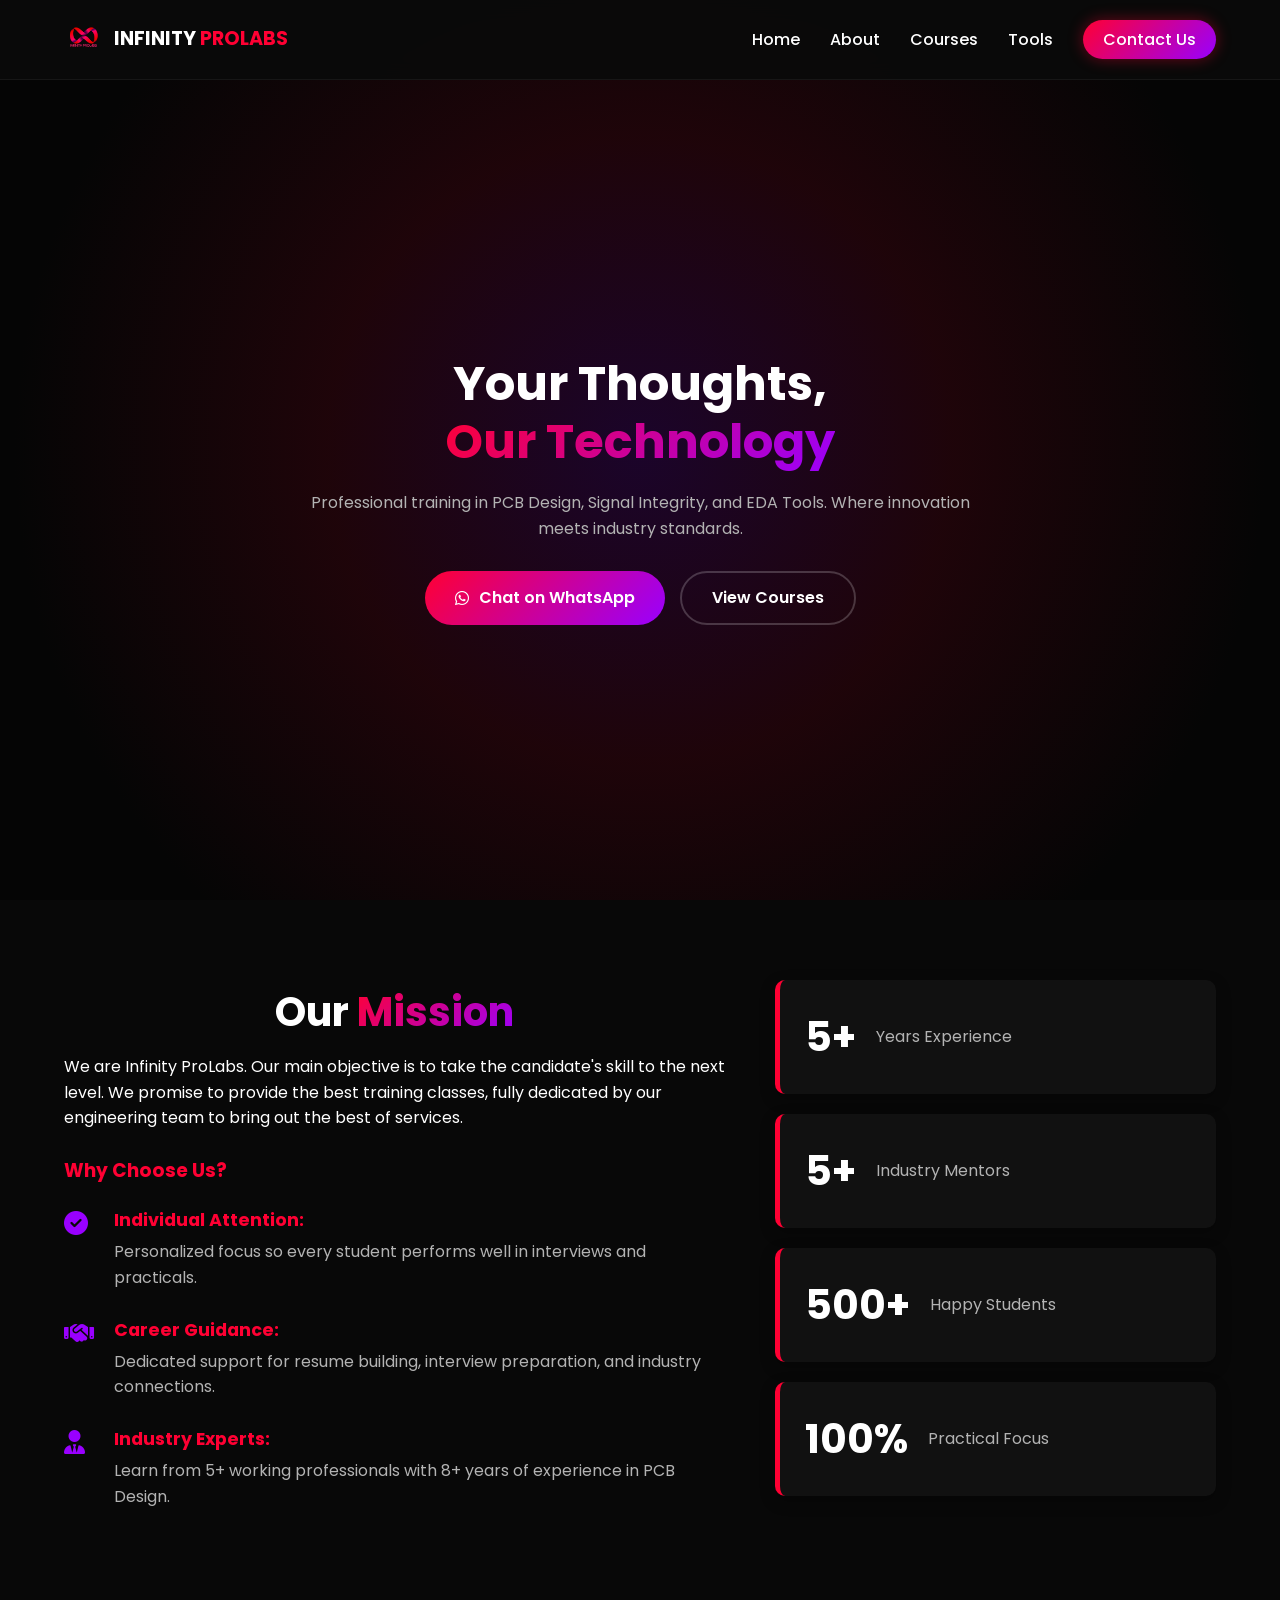
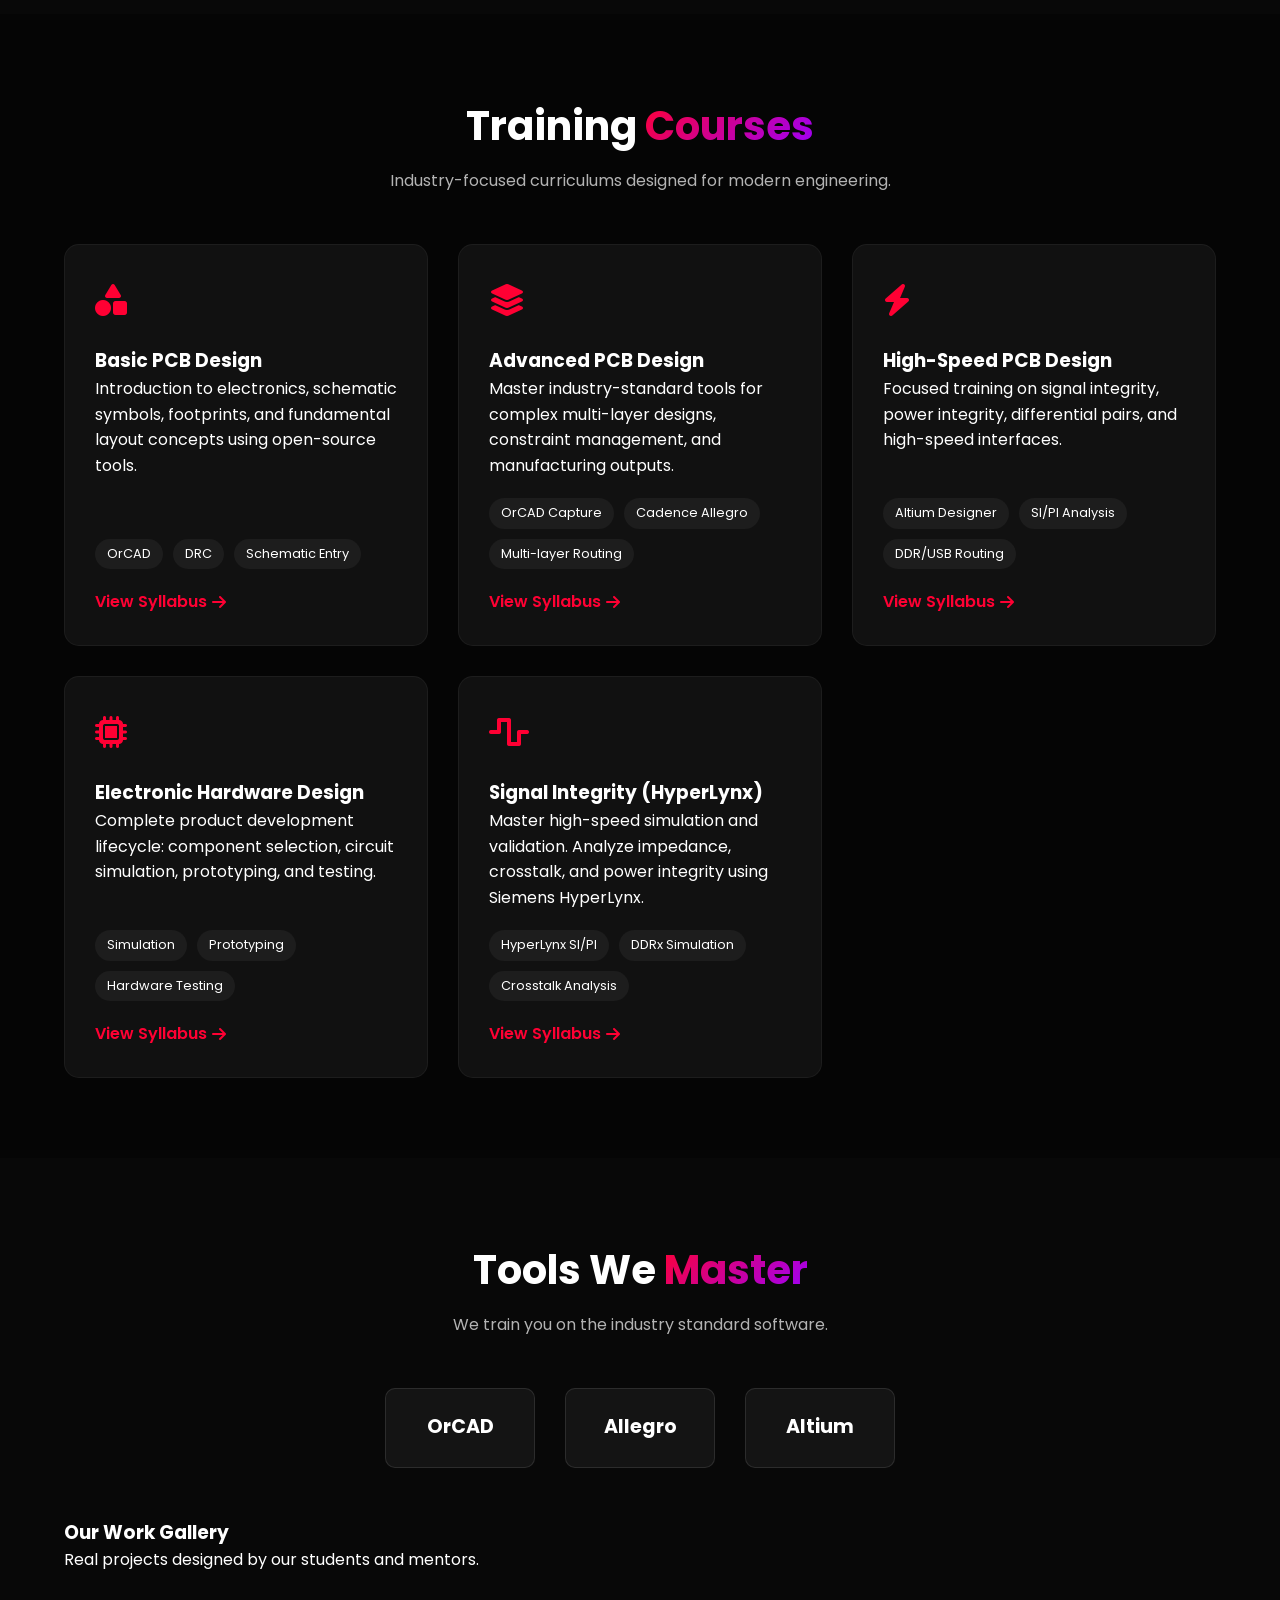
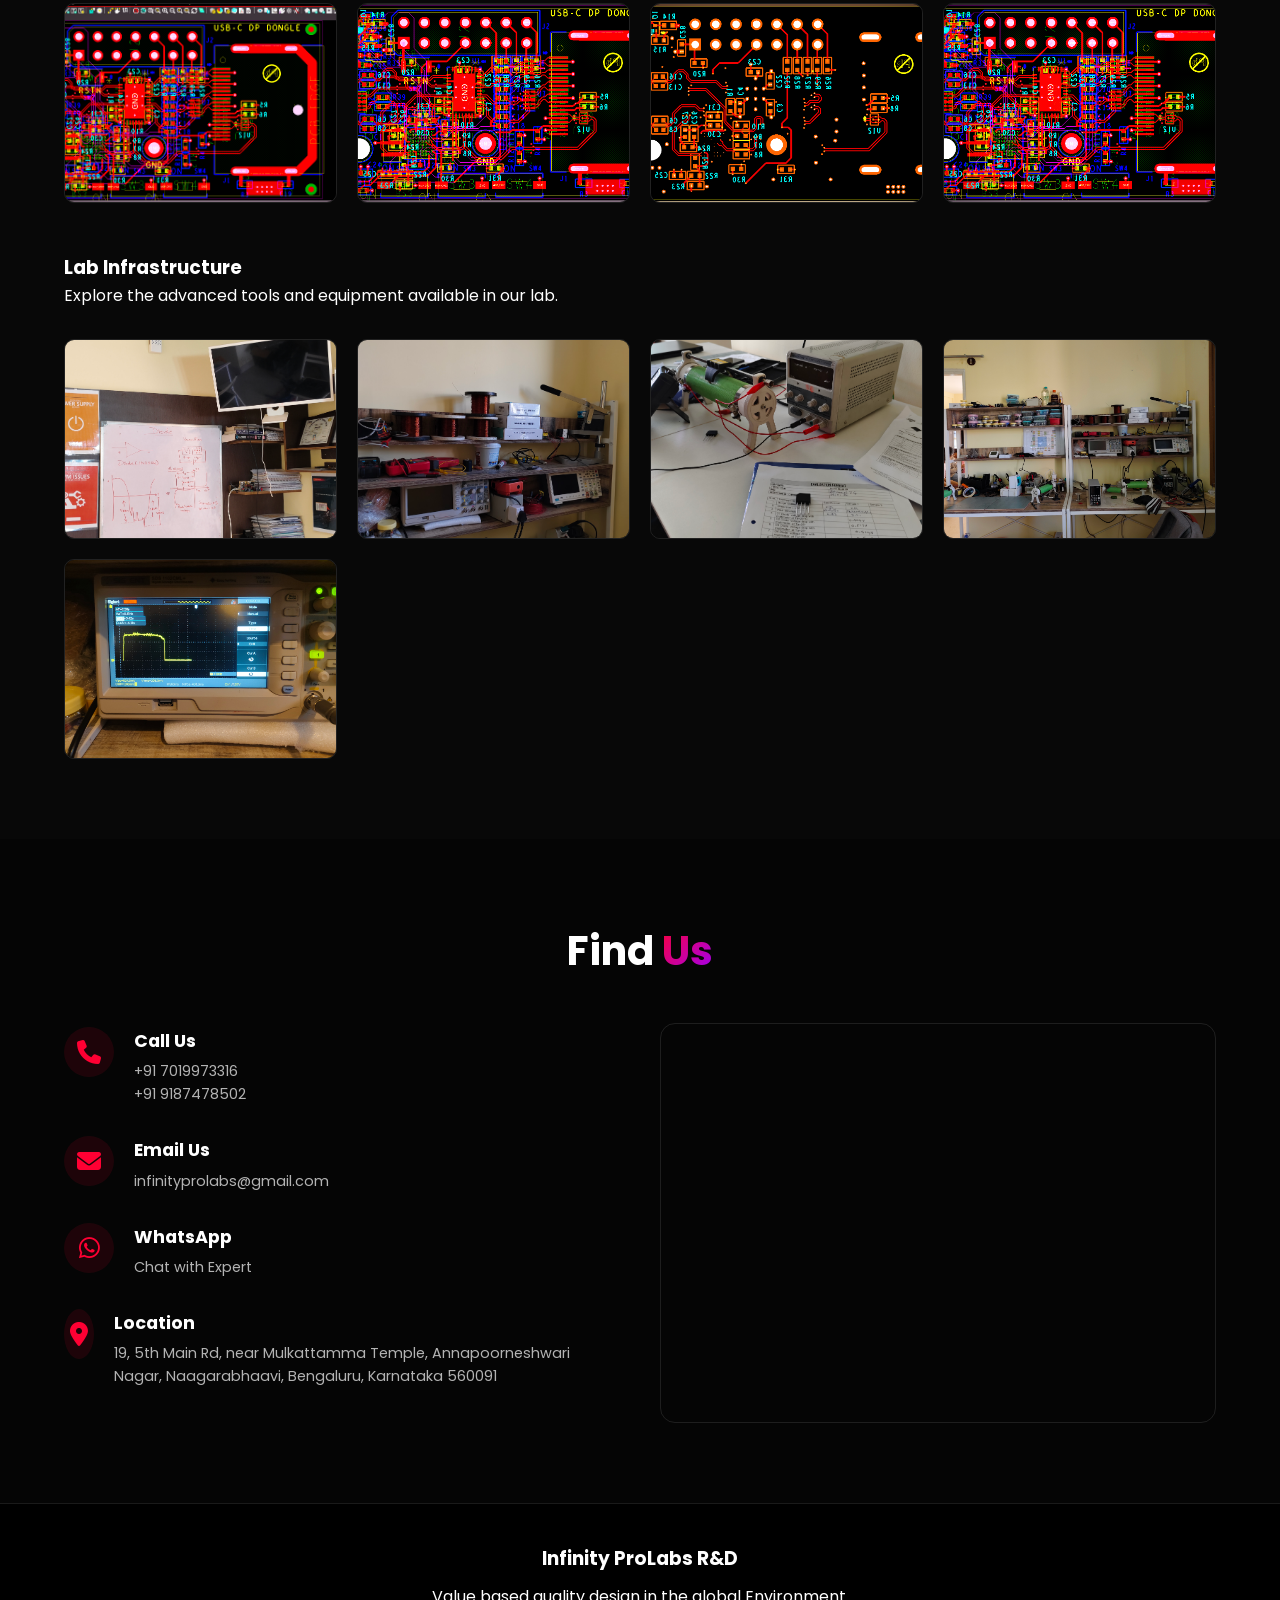
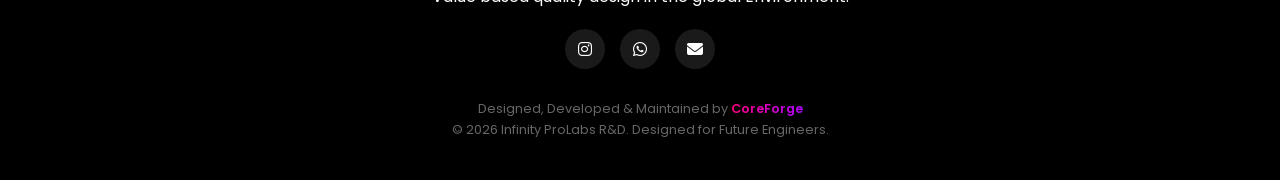
<file: infinity-prolabs-main/index.html>
<!DOCTYPE html>
<html lang="en">
<head>
  <!-- Google tag (gtag.js) -->
<script async src="https://www.googletagmanager.com/gtag/js?id=G-7NQFGWQZ7T"></script>
<script>
  window.dataLayer = window.dataLayer || [];
  function gtag(){dataLayer.push(arguments);}
  gtag('js', new Date());

  gtag('config', 'G-7NQFGWQZ7T');
</script>
  <!-- Primary SEO Tags -->
  <title>Infinity ProLabs | PCB Design, Hardware & EDA Training for Engineers</title>
  
  <meta name="description" content="Infinity ProLabs provides hands-on training in PCB Design, Signal Integrity, EDA tools, and hardware development with industry experts. Learn practical engineering skills." />

  <meta name="keywords" content="PCB Design Course, PCB Design Training" />
  
  <!-- Optional: Social Sharing / Open Graph -->
  <meta property="og:title" content="Infinity ProLabs | PCB & Hardware Training for Engineers" />
  <meta property="og:description" content="Professional training in PCB design, signal integrity, EDA tools, and hardware development for aspiring engineers." />
  <meta property="og:type" content="website" />
  <meta property="og:url" content="https://infinity-prolabs.com/" />

  <!-- Optional: Twitter Card -->
  <meta name="twitter:card" content="summary_large_image" />
  <meta name="twitter:title" content="Infinity ProLabs | PCB & Hardware Training" />
  <meta name="twitter:description" content="Learn PCB design, hardware development, and EDA tools with industry-focused training courses." />

  <!-- Favicon (if you have one) -->
  <link rel="icon" href="/favicon.ico" type="image/x-icon" />
    <meta charset="UTF-8">
    <meta name="viewport" content="width=device-width, initial-scale=1.0">
    <title>Infinity ProLabs R&D | PCB Design & Hardware Training</title>
    
    <link rel="icon" href="favicon.png" type="image/png">
    <link rel="preconnect" href="https://fonts.googleapis.com">
    <link rel="preconnect" href="https://fonts.gstatic.com" crossorigin>
    <link href="https://fonts.googleapis.com/css2?family=Poppins:wght@300;400;600;700&display=swap" rel="stylesheet">
    
    <link rel="stylesheet" href="https://cdnjs.cloudflare.com/ajax/libs/font-awesome/6.4.0/css/all.min.css">

    <link rel="stylesheet" href="style.css">
</head>
<body>

    <nav class="navbar">
        <div class="container nav-container">
            <a href="#" class="logo">
                <img src="logo.png" alt="Infinity ProLabs Logo" class="logo-img">
                <span class="logo-text">INFINITY <span class="highlight">PROLABS</span></span>
            </a>
            <div class="menu-toggle" id="mobile-menu">
                <span class="bar"></span>
                <span class="bar"></span>
                <span class="bar"></span>
            </div>
            <ul class="nav-menu">
                <li><a href="#home" class="nav-link">Home</a></li>
                <li><a href="#about" class="nav-link">About</a></li>
                <li><a href="#courses" class="nav-link">Courses</a></li>
                <li><a href="#tools" class="nav-link">Tools</a></li>
                <li><a href="#contact" class="nav-link btn-primary">Contact Us</a></li>
            </ul>
        </div>
    </nav>

    <section id="home" class="hero">
        <div class="hero-glow"></div> <div class="container hero-content">
            <h1 class="animate-fade-in">Your Thoughts, <br><span class="gradient-text">Our Technology</span></h1>
            <p class="animate-slide-up">Professional training in PCB Design, Signal Integrity, and EDA Tools. Where innovation meets industry standards.</p>
            <div class="hero-buttons animate-slide-up">
                <a href="https://wa.me/917019973316?text=Hi,%20I%20am%20interested%20in%20your%20PCB%20design%20courses." class="btn btn-gradient" target="_blank"><i class="fa-brands fa-whatsapp"></i> Chat on WhatsApp</a>
                <a href="#courses" class="btn btn-outline">View Courses</a>
            </div>
        </div>
    </section>

    <section id="about" class="about-section">
        <div class="container">
            <div class="about-grid">
                <div class="about-text">
                    <h2 class="section-title text-left">Our <span class="gradient-text">Mission</span></h2>
                    <p>We are Infinity ProLabs. Our main objective is to take the candidate's skill to the next level. We promise to provide the best training classes, fully dedicated by our engineering team to bring out the best of services.</p>
                    <br>
                    <h3 class="highlight" style="margin-bottom: 20px;">Why Choose Us?</h3>
                    
                    <ul class="feature-list">
                        <li>
                            <i class="fa-solid fa-check-circle"></i>
                            <div class="feature-content">
                                <strong>Individual Attention:</strong>
                                <p>Personalized focus so every student performs well in interviews and practicals.</p>
                            </div>
                        </li>
                        <li>
                            <i class="fa-solid fa-handshake"></i>
                            <div class="feature-content">
                                <strong>Career Guidance:</strong>
                                <p>Dedicated support for resume building, interview preparation, and industry connections.</p>
                            </div>
                        </li>
                        <li>
                            <i class="fa-solid fa-user-tie"></i>
                            <div class="feature-content">
                                <strong>Industry Experts:</strong>
                                <p>Learn from 5+ working professionals with 8+ years of experience in PCB Design.</p>
                            </div>
                        </li>
                    </ul>

                </div>
                <div class="about-stats">
                    <div class="stat-box">
                        <span class="stat-number">5+</span>
                        <span class="stat-label">Years Experience</span>
                    </div>
                    <div class="stat-box">
                        <span class="stat-number">5+</span>
                        <span class="stat-label">Industry Mentors</span>
                    </div>
                    <div class="stat-box">
                        <span class="stat-number">500+</span>
                        <span class="stat-label">Happy Students</span>
                    </div>
                    <div class="stat-box">
                        <span class="stat-number">100%</span>
                        <span class="stat-label">Practical Focus</span>
                    </div>
                </div>
            </div>
        </div>
    </section>

    <section id="courses" class="courses-section">
        <div class="container">
            <h2 class="section-title">Training <span class="gradient-text">Courses</span></h2>
            <p class="section-subtitle">Industry-focused curriculums designed for modern engineering.</p>

            <div class="courses-grid">
                
                <div class="course-card">
                    <div class="card-icon"><i class="fa-solid fa-shapes"></i></div>
                    <h3>Basic PCB Design</h3>
                    <p>Introduction to electronics, schematic symbols, footprints, and fundamental layout concepts using open-source tools.</p>
                    <ul class="tags">
                        <li>OrCAD</li>
                        <li>DRC</li>
                        <li>Schematic Entry</li>
                    </ul>
                    <a href="basic-pcb-course.html" class="btn-text">View Syllabus <i class="fa-solid fa-arrow-right"></i></a>
                </div>

                <div class="course-card">
                    <div class="card-icon"><i class="fa-solid fa-layer-group"></i></div>
                    <h3>Advanced PCB Design</h3>
                    <p>Master industry-standard tools for complex multi-layer designs, constraint management, and manufacturing outputs.</p>
                    <ul class="tags">
                        <li>OrCAD Capture</li>
                        <li>Cadence Allegro</li>
                        <li>Multi-layer Routing</li>
                    </ul>
                    <a href="advanced-pcb-course.html" class="btn-text">View Syllabus <i class="fa-solid fa-arrow-right"></i></a>
                </div>

                <div class="course-card">
                    <div class="card-icon"><i class="fa-solid fa-bolt"></i></div>
                    <h3>High-Speed PCB Design</h3>
                    <p>Focused training on signal integrity, power integrity, differential pairs, and high-speed interfaces.</p>
                    <ul class="tags">
                        <li>Altium Designer</li>
                        <li>SI/PI Analysis</li>
                        <li>DDR/USB Routing</li>
                    </ul>
                    <a href="high-speed-course.html" class="btn-text">View Syllabus <i class="fa-solid fa-arrow-right"></i></a>
                </div>

                 <div class="course-card">
                    <div class="card-icon"><i class="fa-solid fa-microchip"></i></div>
                    <h3>Electronic Hardware Design</h3>
                    <p>Complete product development lifecycle: component selection, circuit simulation, prototyping, and testing.</p>
                    <ul class="tags">
                        <li>Simulation</li>
                        <li>Prototyping</li>
                        <li>Hardware Testing</li>
                    </ul>
                    <a href="hardware-course.html" class="btn-text">View Syllabus <i class="fa-solid fa-arrow-right"></i></a>
                </div>
                <div class="course-card">
    <div class="card-icon"><i class="fa-solid fa-wave-square"></i></div>
    <h3>Signal Integrity (HyperLynx)</h3>
    <p>Master high-speed simulation and validation. Analyze impedance, crosstalk, and power integrity using Siemens HyperLynx.</p>
    <ul class="tags">
        <li>HyperLynx SI/PI</li>
        <li>DDRx Simulation</li>
        <li>Crosstalk Analysis</li>
    </ul>
    <a href="hyperlynx-course.html" class="btn-text">View Syllabus <i class="fa-solid fa-arrow-right"></i></a>
</div>
            </div>
        </div>
    </section>

    <section id="tools" class="tools-section">
        <div class="container">
            <h2 class="section-title">Tools We <span class="gradient-text">Master</span></h2>
            <p class="section-subtitle">We train you on the industry standard software.</p>
            
            <div class="tools-grid">
                <div class="tool-item"><span>OrCAD</span></div>
                <div class="tool-item"><span>Allegro</span></div>
                <div class="tool-item"><span>Altium</span></div>
            </div>
            
            <div class="work-showcase">
    <h3>Our Work Gallery</h3>
    <p>Real projects designed by our students and mentors.</p>
    
    <div class="gallery-placeholder">
        <img src="project1.png" alt="PCB Design Project 1" class="gallery-img">
        <img src="project2.png" alt="High Speed Board Project 2" class="gallery-img">
        <img src="project3.png" alt="Hardware Testing Project 3" class="gallery-img">
        <img src="project4.png" alt="PCB Project 4" class="gallery-img">
    </div>
</div>
                        <div class="work-showcase">
    <h3>Lab Infrastructure</h3>
    <p>Explore the advanced tools and equipment available in our lab.</p>
    
    <div class="gallery-placeholder">
        <img src="1 (1).jpg" alt="PCB Design Project 1" class="gallery-img">
        <img src="1 (2).jpg" alt="High Speed Board Project 2" class="gallery-img">
        <img src="1 (3).jpg" alt="Hardware Testing Project 3" class="gallery-img">
        <img src="1 (4).jpg" alt="PCB Project 4" class="gallery-img">
        <img src="1 (5).jpg" alt="PCB Project 4" class="gallery-img">
    </div>
</div>

            </div>
        </div>
    </section>

    <section id="contact" class="contact-section">
        <div class="container">
            <h2 class="section-title">Find <span class="gradient-text">Us</span></h2>
            
            <div class="contact-wrapper">
                <div class="contact-info">
                    <div class="info-item">
                        <i class="fa-solid fa-phone"></i>
                        <div>
                            <h4>Call Us</h4>
                                <p><a href="tel:+917019973316">+91 7019973316</a></p>
			                    <p><a href="tel:+919187478502">+91 9187478502</a></p>        
                        </div>
                    </div>
                    <div class="info-item">
                        <i class="fa-solid fa-envelope"></i>
                        <div>
                            <h4>Email Us</h4>
                            <p><a href="mailto:infinityprolabs@gmail.com">infinityprolabs@gmail.com</a></p>
                        </div>
                    </div>
                    <div class="info-item">
                        <i class="fa-brands fa-whatsapp"></i>
                        <div>
                            <h4>WhatsApp</h4>
                            <p><a href="https://wa.me/917019973316" target="_blank">Chat with Expert</a></p>
                        </div>
                    </div>
                    <div class="info-item">
                        <i class="fa-solid fa-location-dot"></i>
                        <div>
                            <h4>Location</h4>
                            <p>19, 5th Main Rd, near Mulkattamma Temple, Annapoorneshwari Nagar, Naagarabhaavi, Bengaluru, Karnataka 560091</p>
                        </div>
                    </div>
                </div>

                <div class="map-container">
                   <iframe src="https://www.google.com/maps/embed?pb=!1m18!1m12!1m3!1d13077.09849589451!2d77.51027508057403!3d12.98178661472417!2m3!1f0!2f0!3f0!3m2!1i1024!2i768!4f13.1!3m3!1m2!1s0x3bae3d0be63539cb%3A0x3f5e9dd151eb0161!2sHigh%20Speed%20PCB%20Design%20Training%20in%20Bangalore%20%7C%20High%20Speed%20%7C%20Advanced%20%7C%20Allegro%20%7C%20OrCAD%20%7C%20Altium%20%7C%20PADS%20%7C%20THERMAL%20%7C%20SI%20%7C%20PI%20%7C!5e0!3m2!1sen!2sin!4v1769529785395!5m2!1sen!2sin" width="600" height="450" style="border:0;" allowfullscreen="" loading="lazy" referrerpolicy="no-referrer-when-downgrade"></iframe>
                </div>
            </div>
        </div>
    </section>

    <footer class="footer">
        <div class="container footer-content">
            <div class="footer-brand">
                <h3>Infinity ProLabs R&D</h3>
                <p>Value based quality design in the global Environment.</p>
                <div class="social-links">
                    <a href="https://www.instagram.com/infinity_prolabs/" target="_blank"><i class="fa-brands fa-instagram"></i></a>
                    <a href="https://wa.me/917019973316" target="_blank"><i class="fa-brands fa-whatsapp"></i></a>
                    <a href="mailto:infinityprolabs@gmail.com"><i class="fa-solid fa-envelope"></i></a>
                </div>
            </div>
<div class="footer-bottom">
    <p>
        Designed, Developed & Maintained by
        <a href="https://coreforgeindia.com/" target="_blank" rel="noopener noreferrer" class="coreforge-link">
            CoreForge
        </a>
    </p>
    <p>© 2026 Infinity ProLabs R&D. Designed for Future Engineers.</p>
</div>
        </div>
    </footer>

    <script src="script.js"></script>
</body>
</html>
</file>
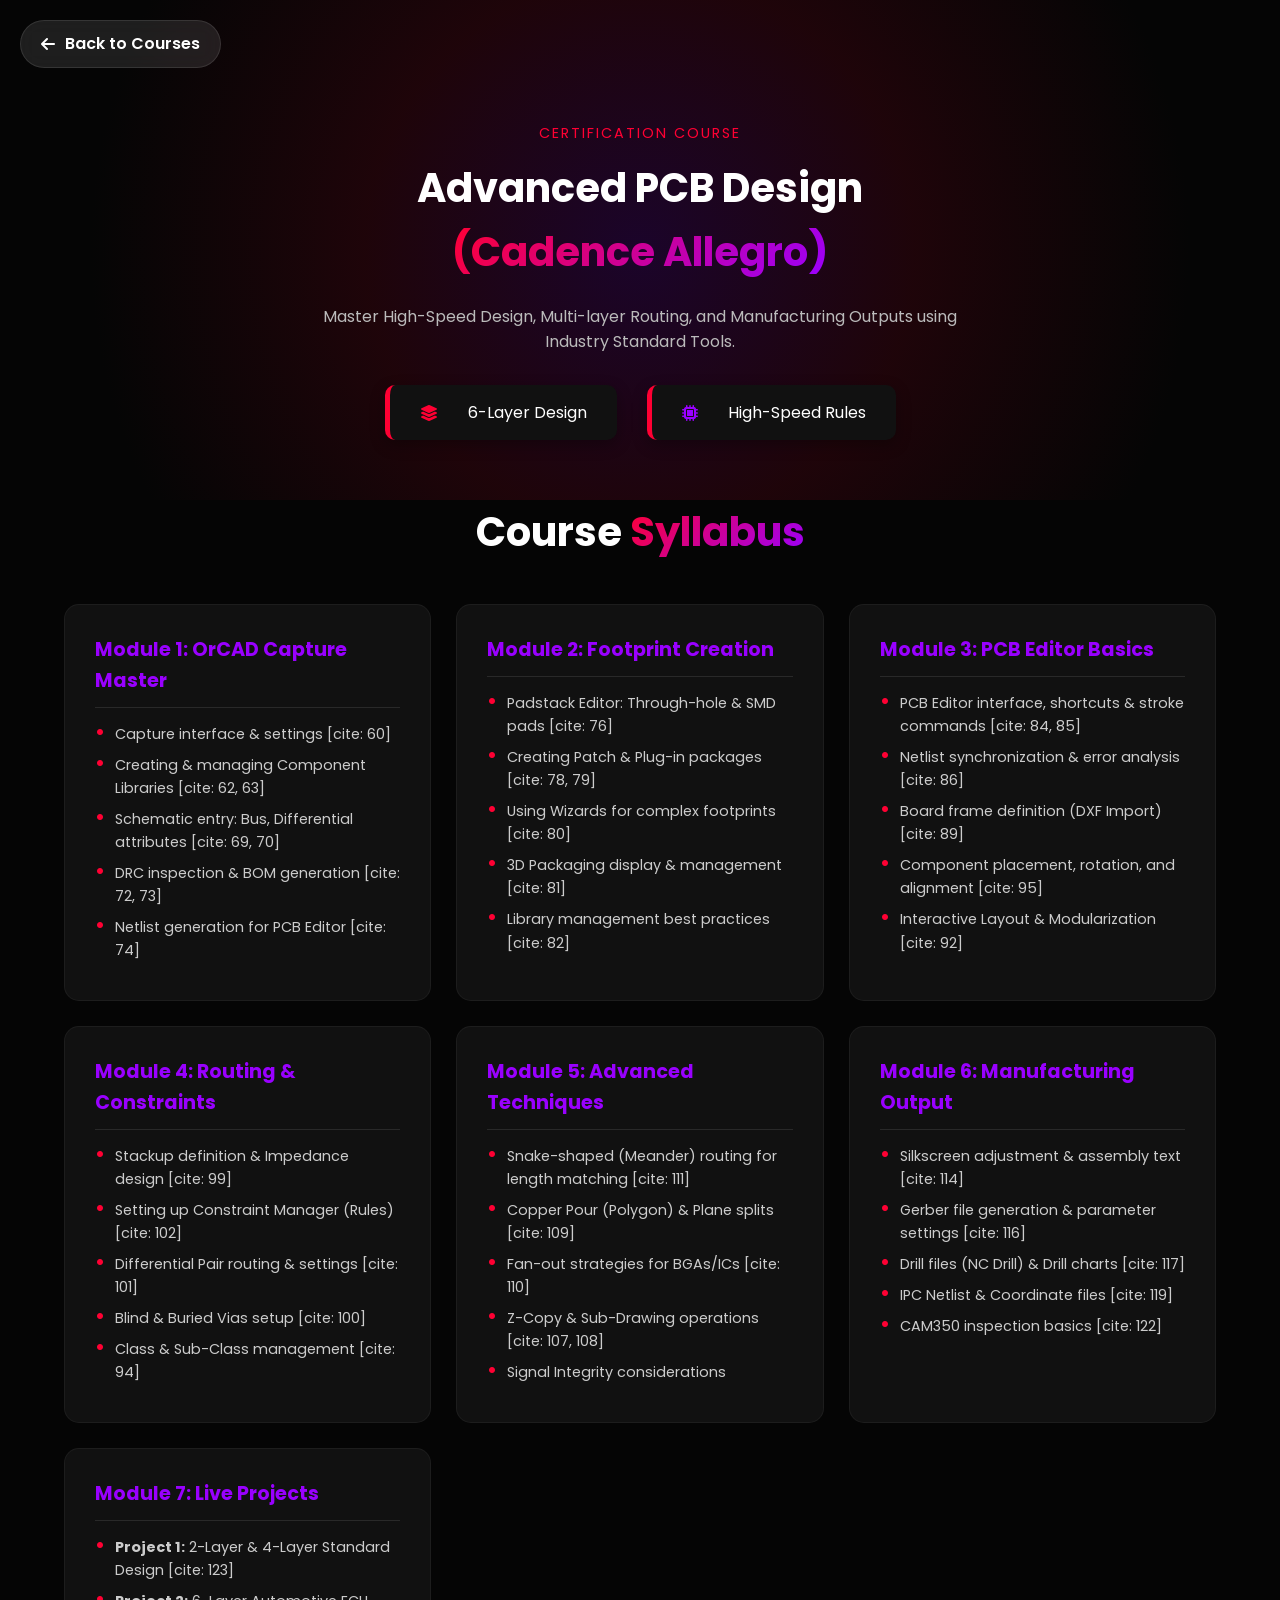
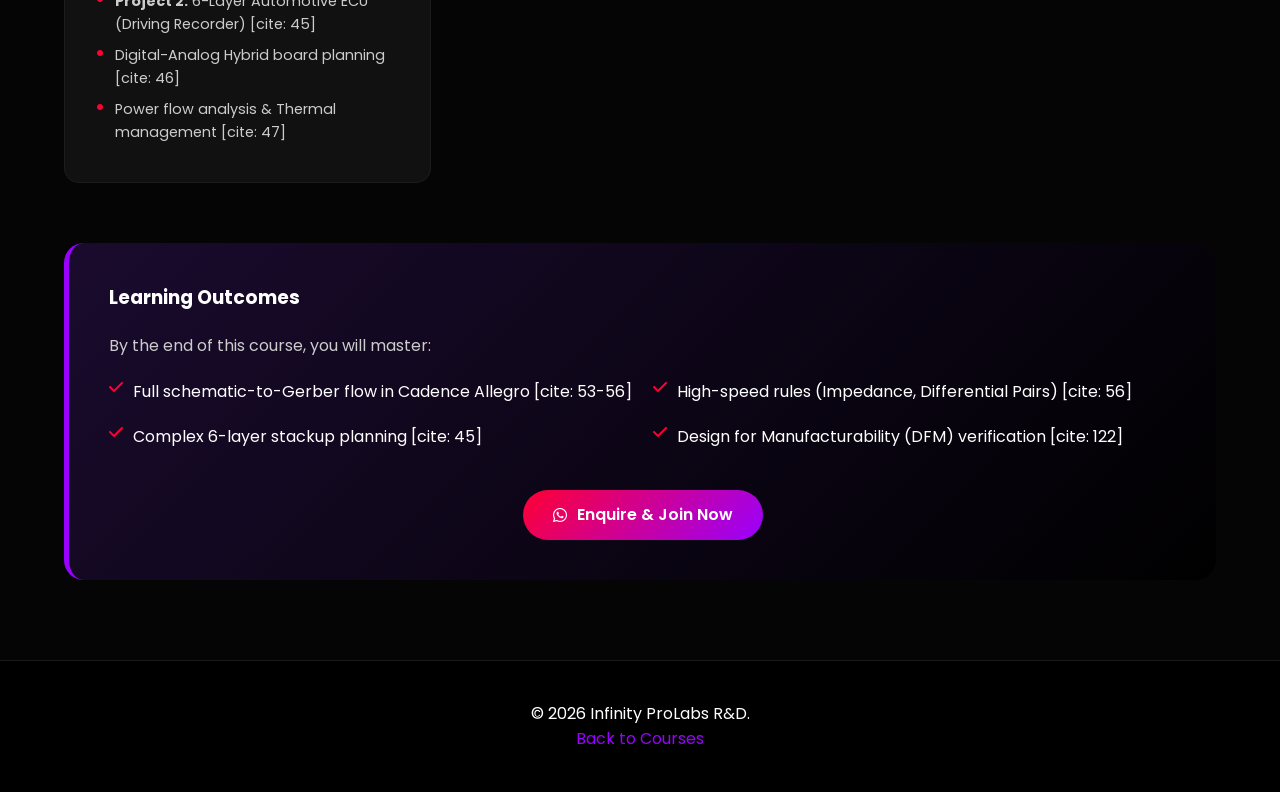
<file: infinity-prolabs-main/advanced-pcb-course.html>
<!DOCTYPE html>
<html lang="en">
<head>
    <!-- Google tag (gtag.js) -->
<script async src="https://www.googletagmanager.com/gtag/js?id=G-7NQFGWQZ7T"></script>
<script>
  window.dataLayer = window.dataLayer || [];
  function gtag(){dataLayer.push(arguments);}
  gtag('js', new Date());

  gtag('config', 'G-7NQFGWQZ7T');
</script>
    <meta charset="UTF-8">
    <meta name="viewport" content="width=device-width, initial-scale=1.0">
    <title>Advanced PCB Design Course | Infinity ProLabs</title>
    
    <link rel="icon" href="logo.png" type="image/png">

    <link href="https://fonts.googleapis.com/css2?family=Poppins:wght@300;400;600;700&display=swap" rel="stylesheet">
    <link rel="stylesheet" href="https://cdnjs.cloudflare.com/ajax/libs/font-awesome/6.4.0/css/all.min.css">

    <link rel="stylesheet" href="style.css">

</head>
<body>

    <a href="index.html#courses" class="back-btn">
        <i class="fa-solid fa-arrow-left"></i> Back to Courses
    </a>

    <section class="course-header">
        <div class="container">
            <span class="highlight" style="font-size: 0.9rem; letter-spacing: 2px;">CERTIFICATION COURSE</span>
            <h1 style="font-size: 2.5rem; margin-top: 10px;">Advanced PCB Design <br><span class="gradient-text">(Cadence Allegro)</span></h1>
            <p style="color: #bbb; max-width: 700px; margin: 20px auto;">
                Master High-Speed Design, Multi-layer Routing, and Manufacturing Outputs using Industry Standard Tools.
            </p>
            
            <div style="display: flex; justify-content: center; gap: 30px; margin-top: 30px;">
                <div class="stat-box" style="padding: 15px 30px;">
                    <i class="fa-solid fa-layer-group" style="color: var(--primary-red); margin-right: 10px;"></i>
                    <span>6-Layer Design</span>
                </div>
                <div class="stat-box" style="padding: 15px 30px;">
                    <i class="fa-solid fa-microchip" style="color: var(--primary-purple); margin-right: 10px;"></i>
                    <span>High-Speed Rules</span>
                </div>
            </div>
        </div>
    </section>

    <section class="container" style="padding-bottom: 80px;">
        <h2 class="section-title">Course <span class="gradient-text">Syllabus</span></h2>
        
        <div class="module-grid">
            
            <div class="module-card">
                <div class="module-title">Module 1: OrCAD Capture Master</div>
                <ul class="module-list">
                    <li>Capture interface & settings [cite: 60]</li>
                    <li>Creating & managing Component Libraries [cite: 62, 63]</li>
                    <li>Schematic entry: Bus, Differential attributes [cite: 69, 70]</li>
                    <li>DRC inspection & BOM generation [cite: 72, 73]</li>
                    <li>Netlist generation for PCB Editor [cite: 74]</li>
                </ul>
            </div>

            <div class="module-card">
                <div class="module-title">Module 2: Footprint Creation</div>
                <ul class="module-list">
                    <li>Padstack Editor: Through-hole & SMD pads [cite: 76]</li>
                    <li>Creating Patch & Plug-in packages [cite: 78, 79]</li>
                    <li>Using Wizards for complex footprints [cite: 80]</li>
                    <li>3D Packaging display & management [cite: 81]</li>
                    <li>Library management best practices [cite: 82]</li>
                </ul>
            </div>

            <div class="module-card">
                <div class="module-title">Module 3: PCB Editor Basics</div>
                <ul class="module-list">
                    <li>PCB Editor interface, shortcuts & stroke commands [cite: 84, 85]</li>
                    <li>Netlist synchronization & error analysis [cite: 86]</li>
                    <li>Board frame definition (DXF Import) [cite: 89]</li>
                    <li>Component placement, rotation, and alignment [cite: 95]</li>
                    <li>Interactive Layout & Modularization [cite: 92]</li>
                </ul>
            </div>

            <div class="module-card">
                <div class="module-title">Module 4: Routing & Constraints</div>
                <ul class="module-list">
                    <li>Stackup definition & Impedance design [cite: 99]</li>
                    <li>Setting up Constraint Manager (Rules) [cite: 102]</li>
                    <li>Differential Pair routing & settings [cite: 101]</li>
                    <li>Blind & Buried Vias setup [cite: 100]</li>
                    <li>Class & Sub-Class management [cite: 94]</li>
                </ul>
            </div>

            <div class="module-card">
                <div class="module-title">Module 5: Advanced Techniques</div>
                <ul class="module-list">
                    <li>Snake-shaped (Meander) routing for length matching [cite: 111]</li>
                    <li>Copper Pour (Polygon) & Plane splits [cite: 109]</li>
                    <li>Fan-out strategies for BGAs/ICs [cite: 110]</li>
                    <li>Z-Copy & Sub-Drawing operations [cite: 107, 108]</li>
                    <li>Signal Integrity considerations</li>
                </ul>
            </div>

            <div class="module-card">
                <div class="module-title">Module 6: Manufacturing Output</div>
                <ul class="module-list">
                    <li>Silkscreen adjustment & assembly text [cite: 114]</li>
                    <li>Gerber file generation & parameter settings [cite: 116]</li>
                    <li>Drill files (NC Drill) & Drill charts [cite: 117]</li>
                    <li>IPC Netlist & Coordinate files [cite: 119]</li>
                    <li>CAM350 inspection basics [cite: 122]</li>
                </ul>
            </div>

            <div class="module-card">
                <div class="module-title">Module 7: Live Projects</div>
                <ul class="module-list">
                    <li><strong>Project 1:</strong> 2-Layer & 4-Layer Standard Design [cite: 123]</li>
                    <li><strong>Project 2:</strong> 6-Layer Automotive ECU (Driving Recorder) [cite: 45]</li>
                    <li>Digital-Analog Hybrid board planning [cite: 46]</li>
                    <li>Power flow analysis & Thermal management [cite: 47]</li>
                </ul>
            </div>

        </div>

        <div class="outcome-box">
            <h3 style="margin-bottom: 20px;">Learning Outcomes</h3>
            <p style="color: #ccc; margin-bottom: 20px;">By the end of this course, you will master:</p>
            <div style="display: grid; grid-template-columns: 1fr 1fr; gap: 20px;">
                <div style="display: flex; gap: 10px; color: white;">
                    <i class="fa-solid fa-check" style="color: var(--primary-red);"></i>
                    Full schematic-to-Gerber flow in Cadence Allegro [cite: 53-56]
                </div>
                <div style="display: flex; gap: 10px; color: white;">
                    <i class="fa-solid fa-check" style="color: var(--primary-red);"></i>
                    High-speed rules (Impedance, Differential Pairs) [cite: 56]
                </div>
                <div style="display: flex; gap: 10px; color: white;">
                    <i class="fa-solid fa-check" style="color: var(--primary-red);"></i>
                    Complex 6-layer stackup planning [cite: 45]
                </div>
                <div style="display: flex; gap: 10px; color: white;">
                    <i class="fa-solid fa-check" style="color: var(--primary-red);"></i>
                    Design for Manufacturability (DFM) verification [cite: 122]
                </div>
            </div>
            
            <div style="text-align: center; margin-top: 40px;">
                <a href="https://wa.me/917019973316?text=Hi,%20I%20want%20to%20join%20the%20Advanced%20PCB%20Course" class="btn btn-gradient" target="_blank">
                    <i class="fa-brands fa-whatsapp"></i> Enquire & Join Now
                </a>
            </div>
        </div>

    </section>

    <footer class="footer">
        <div class="container" style="text-align: center;">
            <p>© 2026 Infinity ProLabs R&D. <br> <a href="index.html#courses" style="color: var(--primary-purple);">Back to Courses</a></p>
        </div>
    </footer>

</body>

</html>
</file>
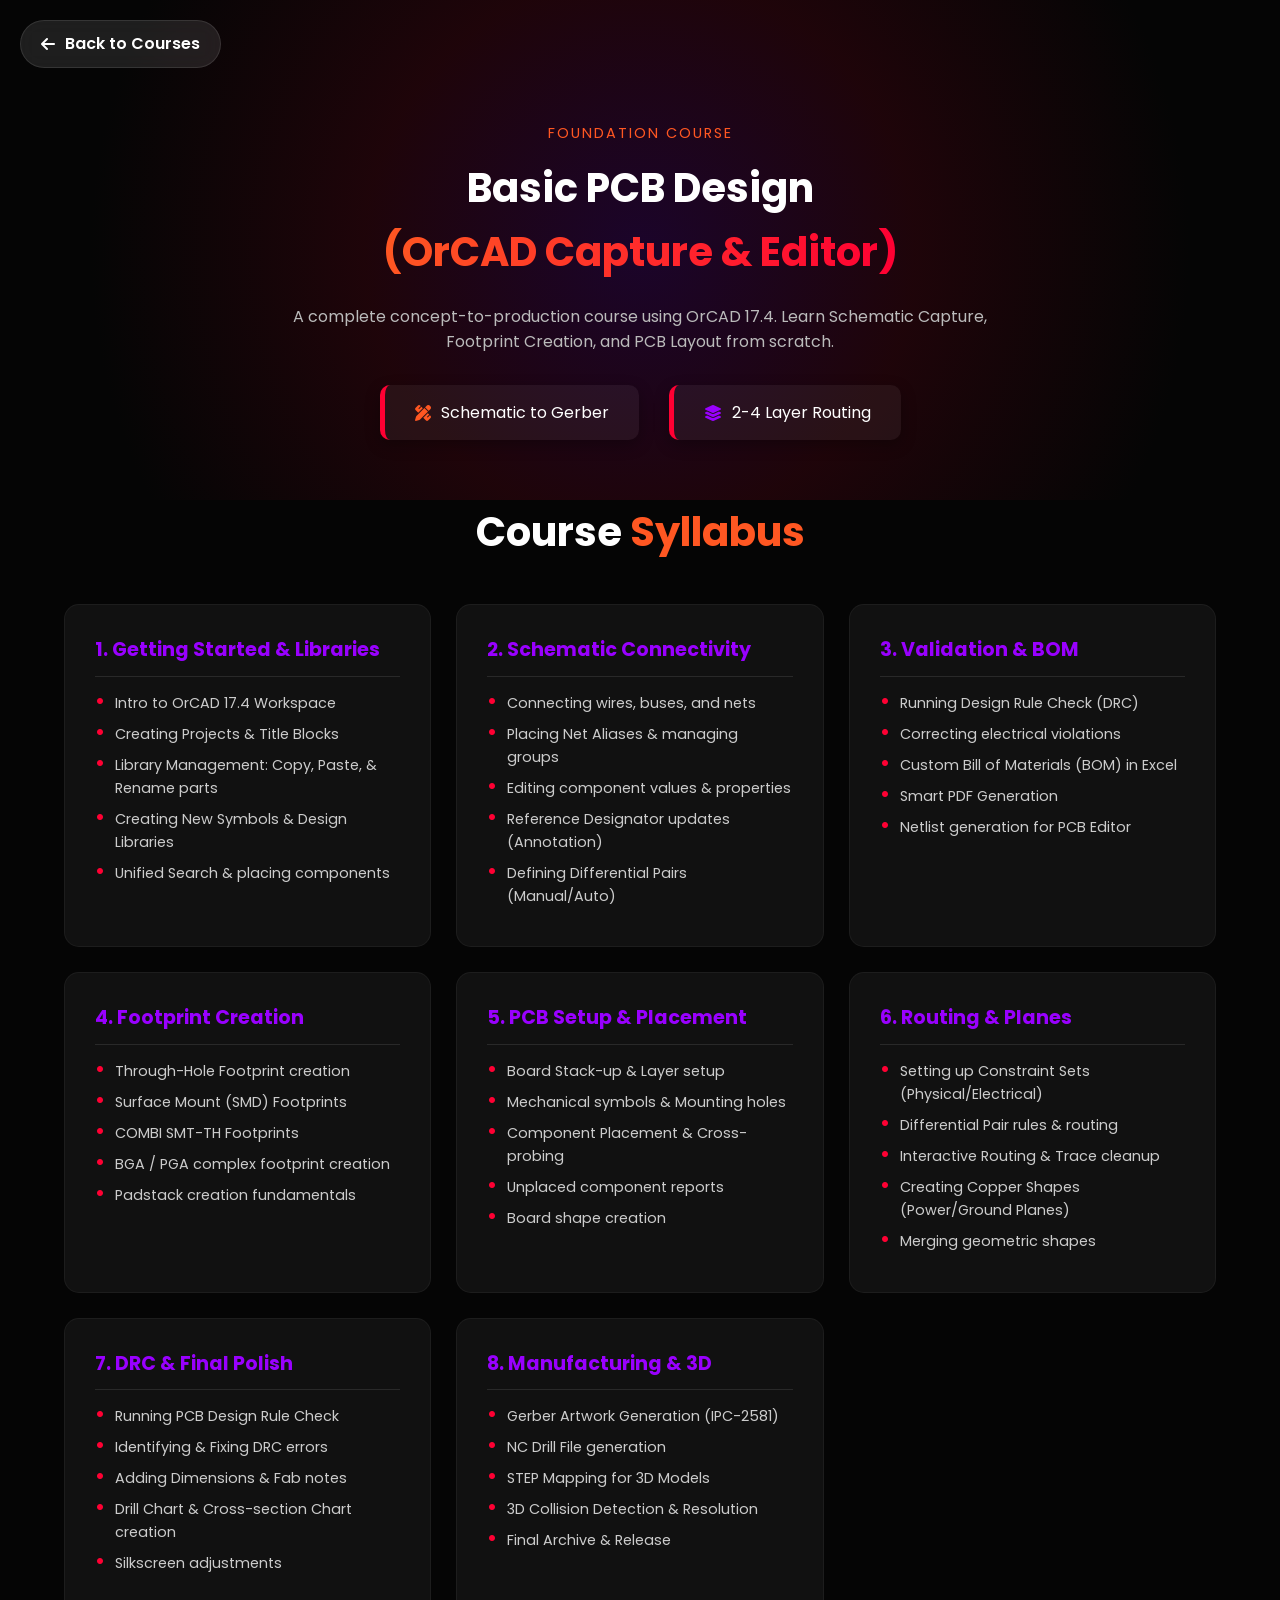
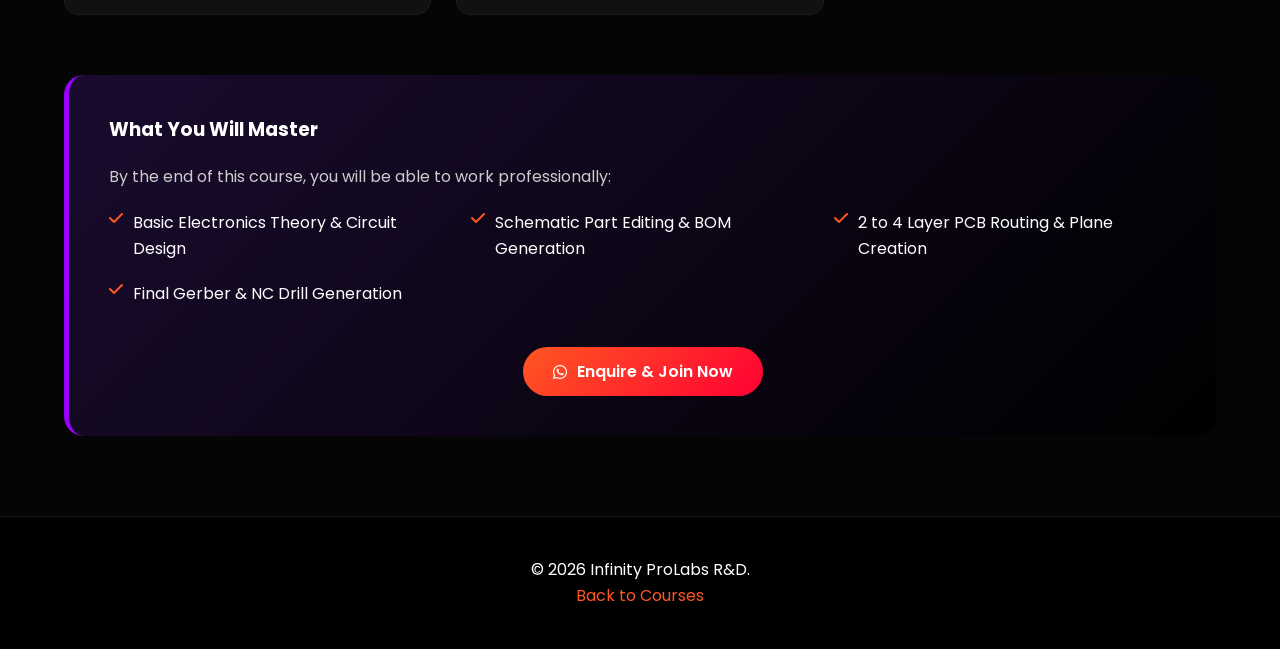
<file: infinity-prolabs-main/basic-pcb-course.html>
<!DOCTYPE html>
<html lang="en">
<head>
    <!-- Google tag (gtag.js) -->
<script async src="https://www.googletagmanager.com/gtag/js?id=G-7NQFGWQZ7T"></script>
<script>
  window.dataLayer = window.dataLayer || [];
  function gtag(){dataLayer.push(arguments);}
  gtag('js', new Date());

  gtag('config', 'G-7NQFGWQZ7T');
</script>
    <meta charset="UTF-8">
    <meta name="viewport" content="width=device-width, initial-scale=1.0">
    <title>Basic PCB Design Course | Infinity ProLabs</title>
    
    <link rel="icon" href="logo.png" type="image/png">

    <link href="https://fonts.googleapis.com/css2?family=Poppins:wght@300;400;600;700&display=swap" rel="stylesheet">
    <link rel="stylesheet" href="https://cdnjs.cloudflare.com/ajax/libs/font-awesome/6.4.0/css/all.min.css">

    <link rel="stylesheet" href="style.css">

</head>
<body>

    <a href="index.html#courses" class="back-btn">
        <i class="fa-solid fa-arrow-left"></i> Back to Courses
    </a>

    <section class="course-header">
        <div class="container">
            <span class="highlight" style="font-size: 0.9rem; letter-spacing: 2px; color: #ff5722;">FOUNDATION COURSE</span>
            <h1 style="font-size: 2.5rem; margin-top: 10px;">Basic PCB Design <br><span class="gradient-text" style="background: linear-gradient(to right, #ff5722, #ff0033); -webkit-background-clip: text; -webkit-text-fill-color: transparent;">(OrCAD Capture & Editor)</span></h1>
            <p style="color: #bbb; max-width: 700px; margin: 20px auto;">
                A complete concept-to-production course using OrCAD 17.4. Learn Schematic Capture, Footprint Creation, and PCB Layout from scratch.
            </p>
            
            <div style="display: flex; justify-content: center; gap: 30px; margin-top: 30px; flex-wrap: wrap;">
                <div class="stat-box" style="padding: 15px 30px; background: rgba(255,255,255,0.05); border-radius: 10px; display: flex; align-items: center; gap: 10px;">
                    <i class="fa-solid fa-pen-ruler" style="color: #ff5722;"></i>
                    <span>Schematic to Gerber</span>
                </div>
                <div class="stat-box" style="padding: 15px 30px; background: rgba(255,255,255,0.05); border-radius: 10px; display: flex; align-items: center; gap: 10px;">
                    <i class="fa-solid fa-layer-group" style="color: var(--primary-purple);"></i>
                    <span>2-4 Layer Routing</span>
                </div>
            </div>
        </div>
    </section>

    <section class="container" style="padding-bottom: 80px;">
        <h2 class="section-title">Course <span style="color:#ff5722;">Syllabus</span></h2>
        
        <div class="module-grid">
            
            <div class="module-card">
                <div class="module-title">1. Getting Started & Libraries</div>
                <ul class="module-list">
                    <li>Intro to OrCAD 17.4 Workspace</li>
                    <li>Creating Projects & Title Blocks</li>
                    <li>Library Management: Copy, Paste, & Rename parts</li>
                    <li>Creating New Symbols & Design Libraries</li>
                    <li>Unified Search & placing components</li>
                </ul>
            </div>

            <div class="module-card">
                <div class="module-title">2. Schematic Connectivity</div>
                <ul class="module-list">
                    <li>Connecting wires, buses, and nets</li>
                    <li>Placing Net Aliases & managing groups</li>
                    <li>Editing component values & properties</li>
                    <li>Reference Designator updates (Annotation)</li>
                    <li>Defining Differential Pairs (Manual/Auto)</li>
                </ul>
            </div>

            <div class="module-card">
                <div class="module-title">3. Validation & BOM</div>
                <ul class="module-list">
                    <li>Running Design Rule Check (DRC)</li>
                    <li>Correcting electrical violations</li>
                    <li>Custom Bill of Materials (BOM) in Excel</li>
                    <li>Smart PDF Generation</li>
                    <li>Netlist generation for PCB Editor</li>
                </ul>
            </div>

            <div class="module-card">
                <div class="module-title">4. Footprint Creation</div>
                <ul class="module-list">
                    <li>Through-Hole Footprint creation</li>
                    <li>Surface Mount (SMD) Footprints</li>
                    <li>COMBI SMT-TH Footprints</li>
                    <li>BGA / PGA complex footprint creation</li>
                    <li>Padstack creation fundamentals</li>
                </ul>
            </div>

            <div class="module-card">
                <div class="module-title">5. PCB Setup & Placement</div>
                <ul class="module-list">
                    <li>Board Stack-up & Layer setup</li>
                    <li>Mechanical symbols & Mounting holes</li>
                    <li>Component Placement & Cross-probing</li>
                    <li>Unplaced component reports</li>
                    <li>Board shape creation</li>
                </ul>
            </div>

            <div class="module-card">
                <div class="module-title">6. Routing & Planes</div>
                <ul class="module-list">
                    <li>Setting up Constraint Sets (Physical/Electrical)</li>
                    <li>Differential Pair rules & routing</li>
                    <li>Interactive Routing & Trace cleanup</li>
                    <li>Creating Copper Shapes (Power/Ground Planes)</li>
                    <li>Merging geometric shapes</li>
                </ul>
            </div>

            <div class="module-card">
                <div class="module-title">7. DRC & Final Polish</div>
                <ul class="module-list">
                    <li>Running PCB Design Rule Check</li>
                    <li>Identifying & Fixing DRC errors</li>
                    <li>Adding Dimensions & Fab notes</li>
                    <li>Drill Chart & Cross-section Chart creation</li>
                    <li>Silkscreen adjustments</li>
                </ul>
            </div>

            <div class="module-card">
                <div class="module-title">8. Manufacturing & 3D</div>
                <ul class="module-list">
                    <li>Gerber Artwork Generation (IPC-2581)</li>
                    <li>NC Drill File generation</li>
                    <li>STEP Mapping for 3D Models</li>
                    <li>3D Collision Detection & Resolution</li>
                    <li>Final Archive & Release</li>
                </ul>
            </div>

        </div>

        <div class="outcome-box">
            <h3 style="margin-bottom: 20px; color:white;">What You Will Master</h3>
            <p style="color: #ccc; margin-bottom: 20px;">By the end of this course, you will be able to work professionally:</p>
            <div style="display: grid; grid-template-columns: repeat(auto-fit, minmax(300px, 1fr)); gap: 20px;">
                <div style="display: flex; gap: 10px; color: white;">
                    <i class="fa-solid fa-check" style="color: #ff5722;"></i>
                    Basic Electronics Theory & Circuit Design
                </div>
                <div style="display: flex; gap: 10px; color: white;">
                    <i class="fa-solid fa-check" style="color: #ff5722;"></i>
                    Schematic Part Editing & BOM Generation
                </div>
                <div style="display: flex; gap: 10px; color: white;">
                    <i class="fa-solid fa-check" style="color: #ff5722;"></i>
                    2 to 4 Layer PCB Routing & Plane Creation
                </div>
                <div style="display: flex; gap: 10px; color: white;">
                    <i class="fa-solid fa-check" style="color: #ff5722;"></i>
                    Final Gerber & NC Drill Generation
                </div>
            </div>
            
            <div style="text-align: center; margin-top: 40px;">
                <a href="https://wa.me/917019973316?text=Hi,%20I%20want%20to%20join%20the%20Basic%20PCB%20Design%20Course" class="btn btn-gradient" target="_blank" style="background: linear-gradient(135deg, #ff5722, #ff0033);">
                    <i class="fa-brands fa-whatsapp"></i> Enquire & Join Now
                </a>
            </div>
        </div>

    </section>

    <footer class="footer">
        <div class="container" style="text-align: center;">
            <p>© 2026 Infinity ProLabs R&D. <br> <a href="index.html#courses" style="color: #ff5722;">Back to Courses</a></p>
        </div>
    </footer>

</body>

</html>
</file>
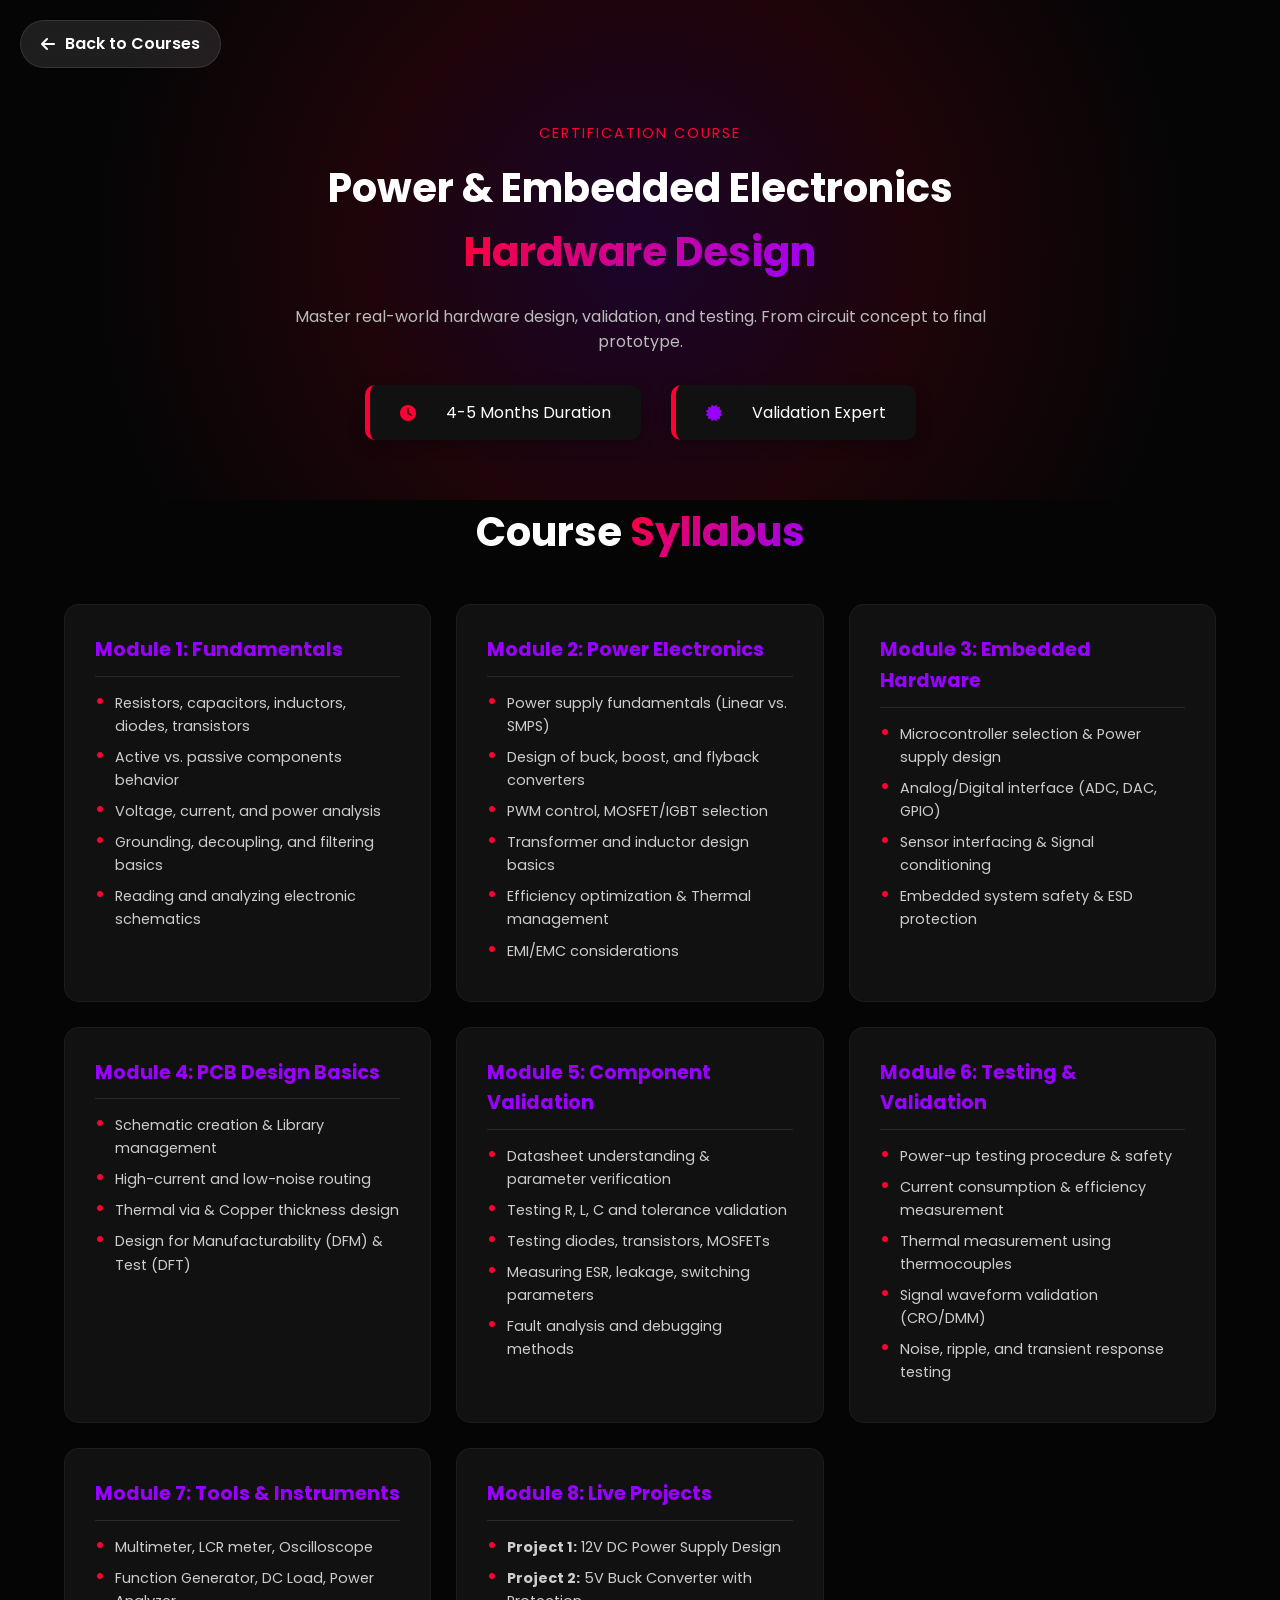
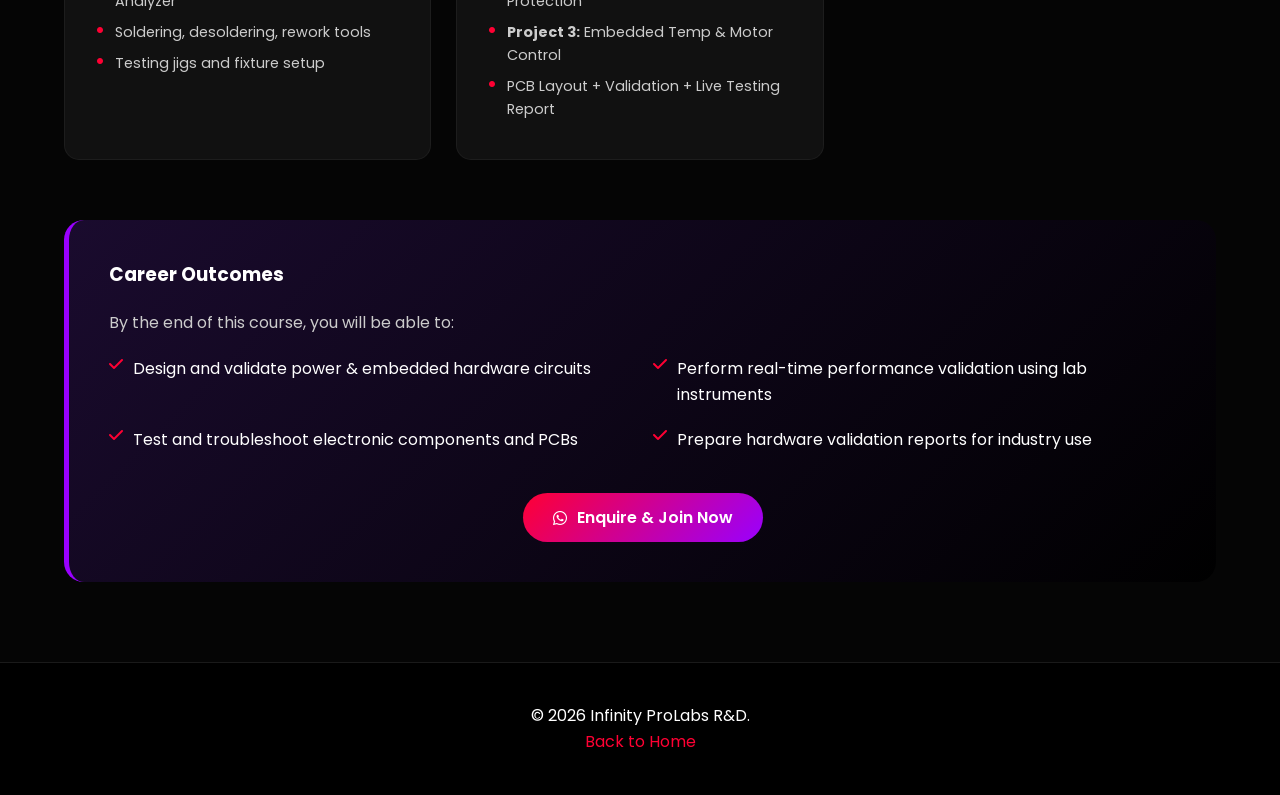
<file: infinity-prolabs-main/hardware-course.html>
<!DOCTYPE html>
<html lang="en">
<head>
    <!-- Google tag (gtag.js) -->
<script async src="https://www.googletagmanager.com/gtag/js?id=G-7NQFGWQZ7T"></script>
<script>
  window.dataLayer = window.dataLayer || [];
  function gtag(){dataLayer.push(arguments);}
  gtag('js', new Date());

  gtag('config', 'G-7NQFGWQZ7T');
</script>
    <meta charset="UTF-8">
    <meta name="viewport" content="width=device-width, initial-scale=1.0">
    <title>Hardware Design Course | Infinity ProLabs</title>
    
    <link rel="icon" href="logo.png" type="image/png">

    <link href="https://fonts.googleapis.com/css2?family=Poppins:wght@300;400;600;700&display=swap" rel="stylesheet">
    <link rel="stylesheet" href="https://cdnjs.cloudflare.com/ajax/libs/font-awesome/6.4.0/css/all.min.css">

    <link rel="stylesheet" href="style.css">
    
</head>
<body>

<a href="index.html#courses" class="back-btn">
    <i class="fa-solid fa-arrow-left"></i> Back to Courses
</a>
    <section class="course-header">
        <div class="container">
            <span class="highlight" style="font-size: 0.9rem; letter-spacing: 2px;">CERTIFICATION COURSE</span>
            <h1 style="font-size: 2.5rem; margin-top: 10px;">Power & Embedded Electronics <br><span class="gradient-text">Hardware Design</span></h1>
            <p style="color: #bbb; max-width: 700px; margin: 20px auto;">
                Master real-world hardware design, validation, and testing. From circuit concept to final prototype.
            </p>
            
            <div style="display: flex; justify-content: center; gap: 30px; margin-top: 30px;">
                <div class="stat-box" style="padding: 15px 30px;">
                    <i class="fa-solid fa-clock" style="color: var(--primary-red); margin-right: 10px;"></i>
                    <span>4-5 Months Duration</span>
                </div>
                <div class="stat-box" style="padding: 15px 30px;">
                    <i class="fa-solid fa-certificate" style="color: var(--primary-purple); margin-right: 10px;"></i>
                    <span>Validation Expert</span>
                </div>
            </div>
        </div>
    </section>

    <section class="container" style="padding-bottom: 80px;">
        <h2 class="section-title">Course <span class="gradient-text">Syllabus</span></h2>
        
        <div class="module-grid">
            
            <div class="module-card">
                <div class="module-title">Module 1: Fundamentals</div>
                <ul class="module-list">
                    <li>Resistors, capacitors, inductors, diodes, transistors</li>
                    <li>Active vs. passive components behavior</li>
                    <li>Voltage, current, and power analysis</li>
                    <li>Grounding, decoupling, and filtering basics</li>
                    <li>Reading and analyzing electronic schematics</li>
                </ul>
            </div>

            <div class="module-card">
                <div class="module-title">Module 2: Power Electronics</div>
                <ul class="module-list">
                    <li>Power supply fundamentals (Linear vs. SMPS)</li>
                    <li>Design of buck, boost, and flyback converters</li>
                    <li>PWM control, MOSFET/IGBT selection</li>
                    <li>Transformer and inductor design basics</li>
                    <li>Efficiency optimization & Thermal management</li>
                    <li>EMI/EMC considerations</li>
                </ul>
            </div>

            <div class="module-card">
                <div class="module-title">Module 3: Embedded Hardware</div>
                <ul class="module-list">
                    <li>Microcontroller selection & Power supply design</li>
                    <li>Analog/Digital interface (ADC, DAC, GPIO)</li>
                    <li>Sensor interfacing & Signal conditioning</li>
                    <li>Embedded system safety & ESD protection</li>
                </ul>
            </div>

            <div class="module-card">
                <div class="module-title">Module 4: PCB Design Basics</div>
                <ul class="module-list">
                    <li>Schematic creation & Library management</li>
                    <li>High-current and low-noise routing</li>
                    <li>Thermal via & Copper thickness design</li>
                    <li>Design for Manufacturability (DFM) & Test (DFT)</li>
                </ul>
            </div>

            <div class="module-card">
                <div class="module-title">Module 5: Component Validation</div>
                <ul class="module-list">
                    <li>Datasheet understanding & parameter verification</li>
                    <li>Testing R, L, C and tolerance validation</li>
                    <li>Testing diodes, transistors, MOSFETs</li>
                    <li>Measuring ESR, leakage, switching parameters</li>
                    <li>Fault analysis and debugging methods</li>
                </ul>
            </div>

            <div class="module-card">
                <div class="module-title">Module 6: Testing & Validation</div>
                <ul class="module-list">
                    <li>Power-up testing procedure & safety</li>
                    <li>Current consumption & efficiency measurement</li>
                    <li>Thermal measurement using thermocouples</li>
                    <li>Signal waveform validation (CRO/DMM)</li>
                    <li>Noise, ripple, and transient response testing</li>
                </ul>
            </div>

            <div class="module-card">
                <div class="module-title">Module 7: Tools & Instruments</div>
                <ul class="module-list">
                    <li>Multimeter, LCR meter, Oscilloscope</li>
                    <li>Function Generator, DC Load, Power Analyzer</li>
                    <li>Soldering, desoldering, rework tools</li>
                    <li>Testing jigs and fixture setup</li>
                </ul>
            </div>

            <div class="module-card">
                <div class="module-title">Module 8: Live Projects</div>
                <ul class="module-list">
                    <li><strong>Project 1:</strong> 12V DC Power Supply Design</li>
                    <li><strong>Project 2:</strong> 5V Buck Converter with Protection</li>
                    <li><strong>Project 3:</strong> Embedded Temp & Motor Control</li>
                    <li>PCB Layout + Validation + Live Testing Report</li>
                </ul>
            </div>

        </div>

        <div class="outcome-box">
            <h3 style="margin-bottom: 20px;">Career Outcomes</h3>
            <p style="color: #ccc; margin-bottom: 20px;">By the end of this course, you will be able to:</p>
            <div style="display: grid; grid-template-columns: 1fr 1fr; gap: 20px;">
                <div style="display: flex; gap: 10px; color: white;">
                    <i class="fa-solid fa-check" style="color: var(--primary-red);"></i>
                    Design and validate power & embedded hardware circuits
                </div>
                <div style="display: flex; gap: 10px; color: white;">
                    <i class="fa-solid fa-check" style="color: var(--primary-red);"></i>
                    Perform real-time performance validation using lab instruments
                </div>
                <div style="display: flex; gap: 10px; color: white;">
                    <i class="fa-solid fa-check" style="color: var(--primary-red);"></i>
                    Test and troubleshoot electronic components and PCBs
                </div>
                <div style="display: flex; gap: 10px; color: white;">
                    <i class="fa-solid fa-check" style="color: var(--primary-red);"></i>
                    Prepare hardware validation reports for industry use
                </div>
            </div>
            
            <div style="text-align: center; margin-top: 40px;">
                <a href="https://wa.me/917019973316?text=Hi,%20I%20want%20to%20join%20the%20Hardware%20Design%20Course" class="btn btn-gradient" target="_blank">
                    <i class="fa-brands fa-whatsapp"></i> Enquire & Join Now
                </a>
            </div>
        </div>

    </section>

    <footer class="footer">
        <div class="container" style="text-align: center;">
            <p>© 2026 Infinity ProLabs R&D. <br> <a href="index.html" style="color: var(--primary-red);">Back to Home</a></p>
        </div>
    </footer>

</body>

</html>
</file>
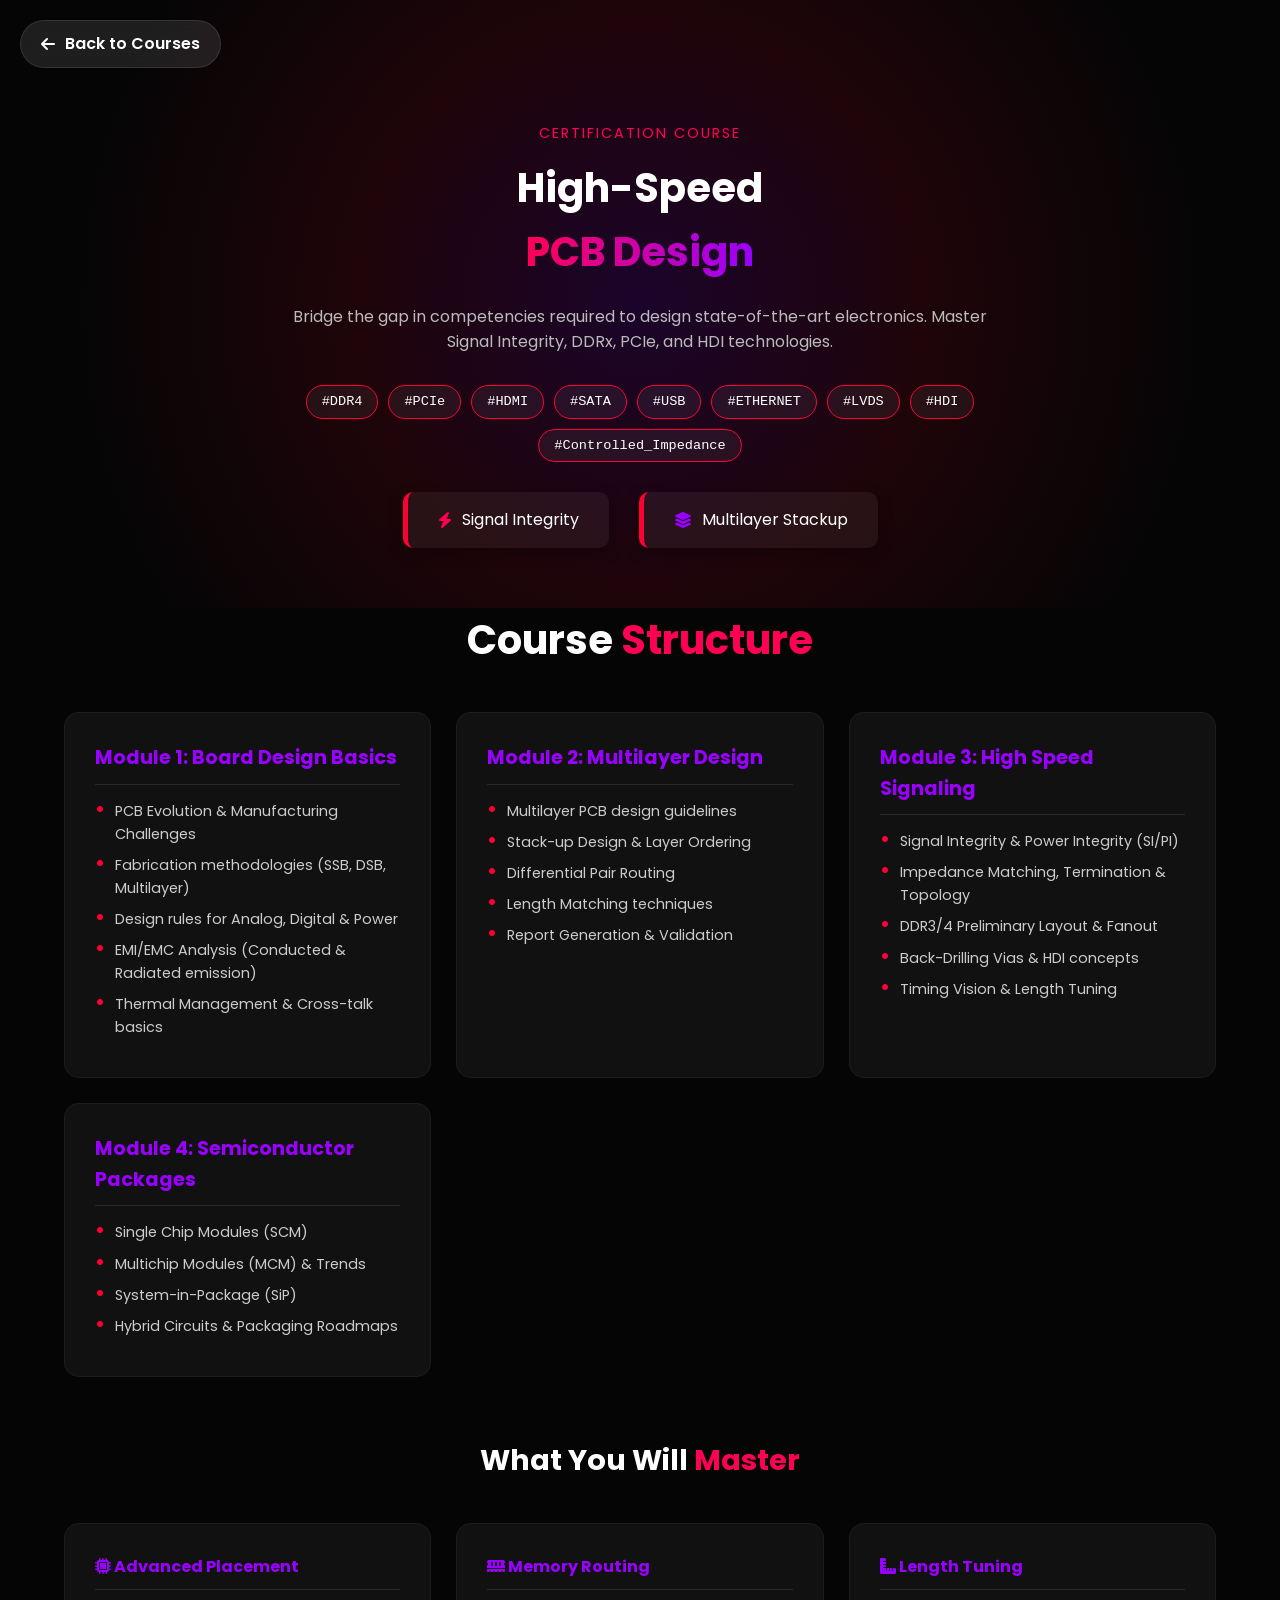
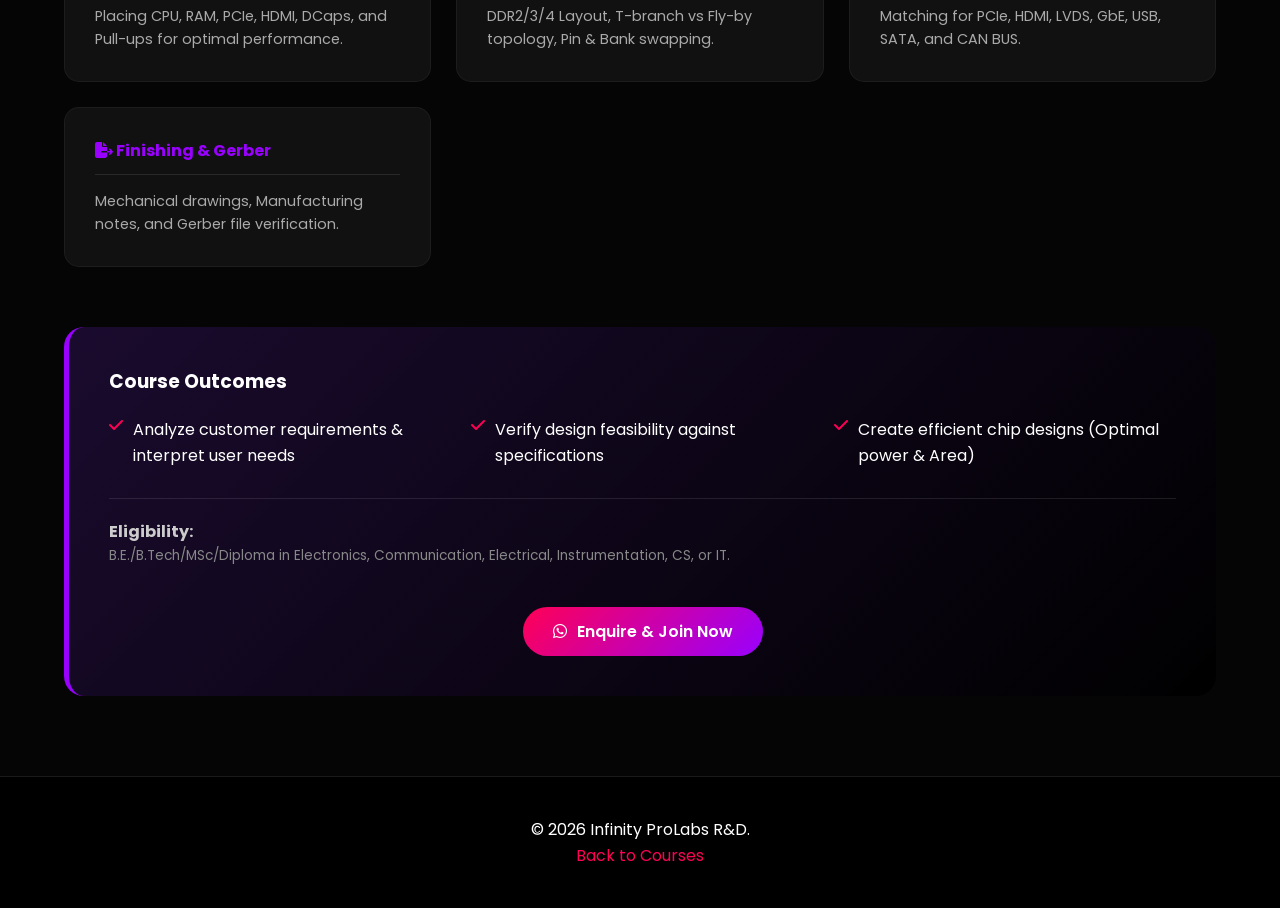
<file: infinity-prolabs-main/high-speed-course.html>
<!DOCTYPE html>
<html lang="en">
<head>
    <!-- Google tag (gtag.js) -->
<script async src="https://www.googletagmanager.com/gtag/js?id=G-7NQFGWQZ7T"></script>
<script>
  window.dataLayer = window.dataLayer || [];
  function gtag(){dataLayer.push(arguments);}
  gtag('js', new Date());

  gtag('config', 'G-7NQFGWQZ7T');
</script>
    <meta charset="UTF-8">
    <meta name="viewport" content="width=device-width, initial-scale=1.0">
    <title>High-Speed PCB Design Course | Infinity ProLabs</title>
    
    <link rel="icon" href="logo.png" type="image/png">

    <link href="https://fonts.googleapis.com/css2?family=Poppins:wght@300;400;600;700&display=swap" rel="stylesheet">
    <link rel="stylesheet" href="https://cdnjs.cloudflare.com/ajax/libs/font-awesome/6.4.0/css/all.min.css">

    <link rel="stylesheet" href="style.css">

</head>
<body>

    <a href="index.html#courses" class="back-btn">
        <i class="fa-solid fa-arrow-left"></i> Back to Courses
    </a>

    <section class="course-header">
        <div class="container">
            <span class="highlight" style="font-size: 0.9rem; letter-spacing: 2px; color: #ff0055;">CERTIFICATION COURSE</span>
            <h1 style="font-size: 2.5rem; margin-top: 10px;">High-Speed <br><span class="gradient-text" style="background: linear-gradient(to right, #ff0055, #9900ff); -webkit-background-clip: text; -webkit-text-fill-color: transparent;">PCB Design</span></h1>
            <p style="color: #bbb; max-width: 700px; margin: 20px auto;">
                Bridge the gap in competencies required to design state-of-the-art electronics. Master Signal Integrity, DDRx, PCIe, and HDI technologies.
            </p>
            
            <div class="protocol-cloud">
                <span class="protocol-tag">#DDR4</span>
                <span class="protocol-tag">#PCIe</span>
                <span class="protocol-tag">#HDMI</span>
                <span class="protocol-tag">#SATA</span>
                <span class="protocol-tag">#USB</span>
                <span class="protocol-tag">#ETHERNET</span>
                <span class="protocol-tag">#LVDS</span>
                <span class="protocol-tag">#HDI</span>
                <span class="protocol-tag">#Controlled_Impedance</span>
            </div>

            <div style="display: flex; justify-content: center; gap: 30px; margin-top: 30px; flex-wrap: wrap;">
                <div class="stat-box" style="padding: 15px 30px; background: rgba(255,255,255,0.05); border-radius: 10px; display: flex; align-items: center; gap: 10px;">
                    <i class="fa-solid fa-bolt" style="color: #ff0055;"></i>
                    <span>Signal Integrity</span>
                </div>
                <div class="stat-box" style="padding: 15px 30px; background: rgba(255,255,255,0.05); border-radius: 10px; display: flex; align-items: center; gap: 10px;">
                    <i class="fa-solid fa-layer-group" style="color: var(--primary-purple);"></i>
                    <span>Multilayer Stackup</span>
                </div>
            </div>
        </div>
    </section>

    <section class="container" style="padding-bottom: 80px;">
        <h2 class="section-title">Course <span style="color:#ff0055;">Structure</span></h2>
        
        <div class="module-grid">
            
            <div class="module-card">
                <div class="module-title">Module 1: Board Design Basics</div>
                <ul class="module-list">
                    <li>PCB Evolution & Manufacturing Challenges</li>
                    <li>Fabrication methodologies (SSB, DSB, Multilayer)</li>
                    <li>Design rules for Analog, Digital & Power</li>
                    <li>EMI/EMC Analysis (Conducted & Radiated emission)</li>
                    <li>Thermal Management & Cross-talk basics</li>
                </ul>
            </div>

            <div class="module-card">
                <div class="module-title">Module 2: Multilayer Design</div>
                <ul class="module-list">
                    <li>Multilayer PCB design guidelines</li>
                    <li>Stack-up Design & Layer Ordering</li>
                    <li>Differential Pair Routing</li>
                    <li>Length Matching techniques</li>
                    <li>Report Generation & Validation</li>
                </ul>
            </div>

            <div class="module-card">
                <div class="module-title">Module 3: High Speed Signaling</div>
                <ul class="module-list">
                    <li>Signal Integrity & Power Integrity (SI/PI)</li>
                    <li>Impedance Matching, Termination & Topology</li>
                    <li>DDR3/4 Preliminary Layout & Fanout</li>
                    <li>Back-Drilling Vias & HDI concepts</li>
                    <li>Timing Vision & Length Tuning</li>
                </ul>
            </div>

            <div class="module-card">
                <div class="module-title">Module 4: Semiconductor Packages</div>
                <ul class="module-list">
                    <li>Single Chip Modules (SCM)</li>
                    <li>Multichip Modules (MCM) & Trends</li>
                    <li>System-in-Package (SiP)</li>
                    <li>Hybrid Circuits & Packaging Roadmaps</li>
                </ul>
            </div>

        </div>

        <h3 style="text-align: center; margin-top: 60px; font-size: 1.8rem;">What You Will <span style="color: #ff0055;">Master</span></h3>
        <div class="module-grid" style="grid-template-columns: repeat(auto-fit, minmax(300px, 1fr));">
            <div class="module-card">
                <div class="module-title" style="font-size: 1rem;"><i class="fa-solid fa-microchip"></i> Advanced Placement</div>
                <p style="color: #aaa; font-size: 0.9rem;">Placing CPU, RAM, PCIe, HDMI, DCaps, and Pull-ups for optimal performance.</p>
            </div>
            <div class="module-card">
                <div class="module-title" style="font-size: 1rem;"><i class="fa-solid fa-memory"></i> Memory Routing</div>
                <p style="color: #aaa; font-size: 0.9rem;">DDR2/3/4 Layout, T-branch vs Fly-by topology, Pin & Bank swapping.</p>
            </div>
            <div class="module-card">
                <div class="module-title" style="font-size: 1rem;"><i class="fa-solid fa-ruler-combined"></i> Length Tuning</div>
                <p style="color: #aaa; font-size: 0.9rem;">Matching for PCIe, HDMI, LVDS, GbE, USB, SATA, and CAN BUS.</p>
            </div>
            <div class="module-card">
                <div class="module-title" style="font-size: 1rem;"><i class="fa-solid fa-file-export"></i> Finishing & Gerber</div>
                <p style="color: #aaa; font-size: 0.9rem;">Mechanical drawings, Manufacturing notes, and Gerber file verification.</p>
            </div>
        </div>

        <div class="outcome-box">
            <h3 style="margin-bottom: 20px; color:white;">Course Outcomes</h3>
            <div style="display: grid; grid-template-columns: repeat(auto-fit, minmax(300px, 1fr)); gap: 20px;">
                <div style="display: flex; gap: 10px; color: white;">
                    <i class="fa-solid fa-check" style="color: #ff0055;"></i>
                    Analyze customer requirements & interpret user needs
                </div>
                <div style="display: flex; gap: 10px; color: white;">
                    <i class="fa-solid fa-check" style="color: #ff0055;"></i>
                    Verify design feasibility against specifications
                </div>
                <div style="display: flex; gap: 10px; color: white;">
                    <i class="fa-solid fa-check" style="color: #ff0055;"></i>
                    Create efficient chip designs (Optimal power & Area)
                </div>
            </div>

            <div style="margin-top: 30px; border-top: 1px solid rgba(255,255,255,0.1); padding-top: 20px;">
                <h4 style="color: #ccc; font-size: 1rem;">Eligibility:</h4>
                <p style="color: #888; font-size: 0.85rem;">B.E./B.Tech/MSc/Diploma in Electronics, Communication, Electrical, Instrumentation, CS, or IT.</p>
            </div>
            
            <div style="text-align: center; margin-top: 40px;">
                <a href="https://wa.me/917019973316?text=Hi,%20I%20want%20to%20join%20the%20High-Speed%20PCB%20Course" class="btn btn-gradient" target="_blank" style="background: linear-gradient(135deg, #ff0055, #9900ff);">
                    <i class="fa-brands fa-whatsapp"></i> Enquire & Join Now
                </a>
            </div>
        </div>

    </section>

    <footer class="footer">
        <div class="container" style="text-align: center;">
            <p>© 2026 Infinity ProLabs R&D. <br> <a href="index.html#courses" style="color: #ff0055;">Back to Courses</a></p>
        </div>
    </footer>

</body>

</html>
</file>
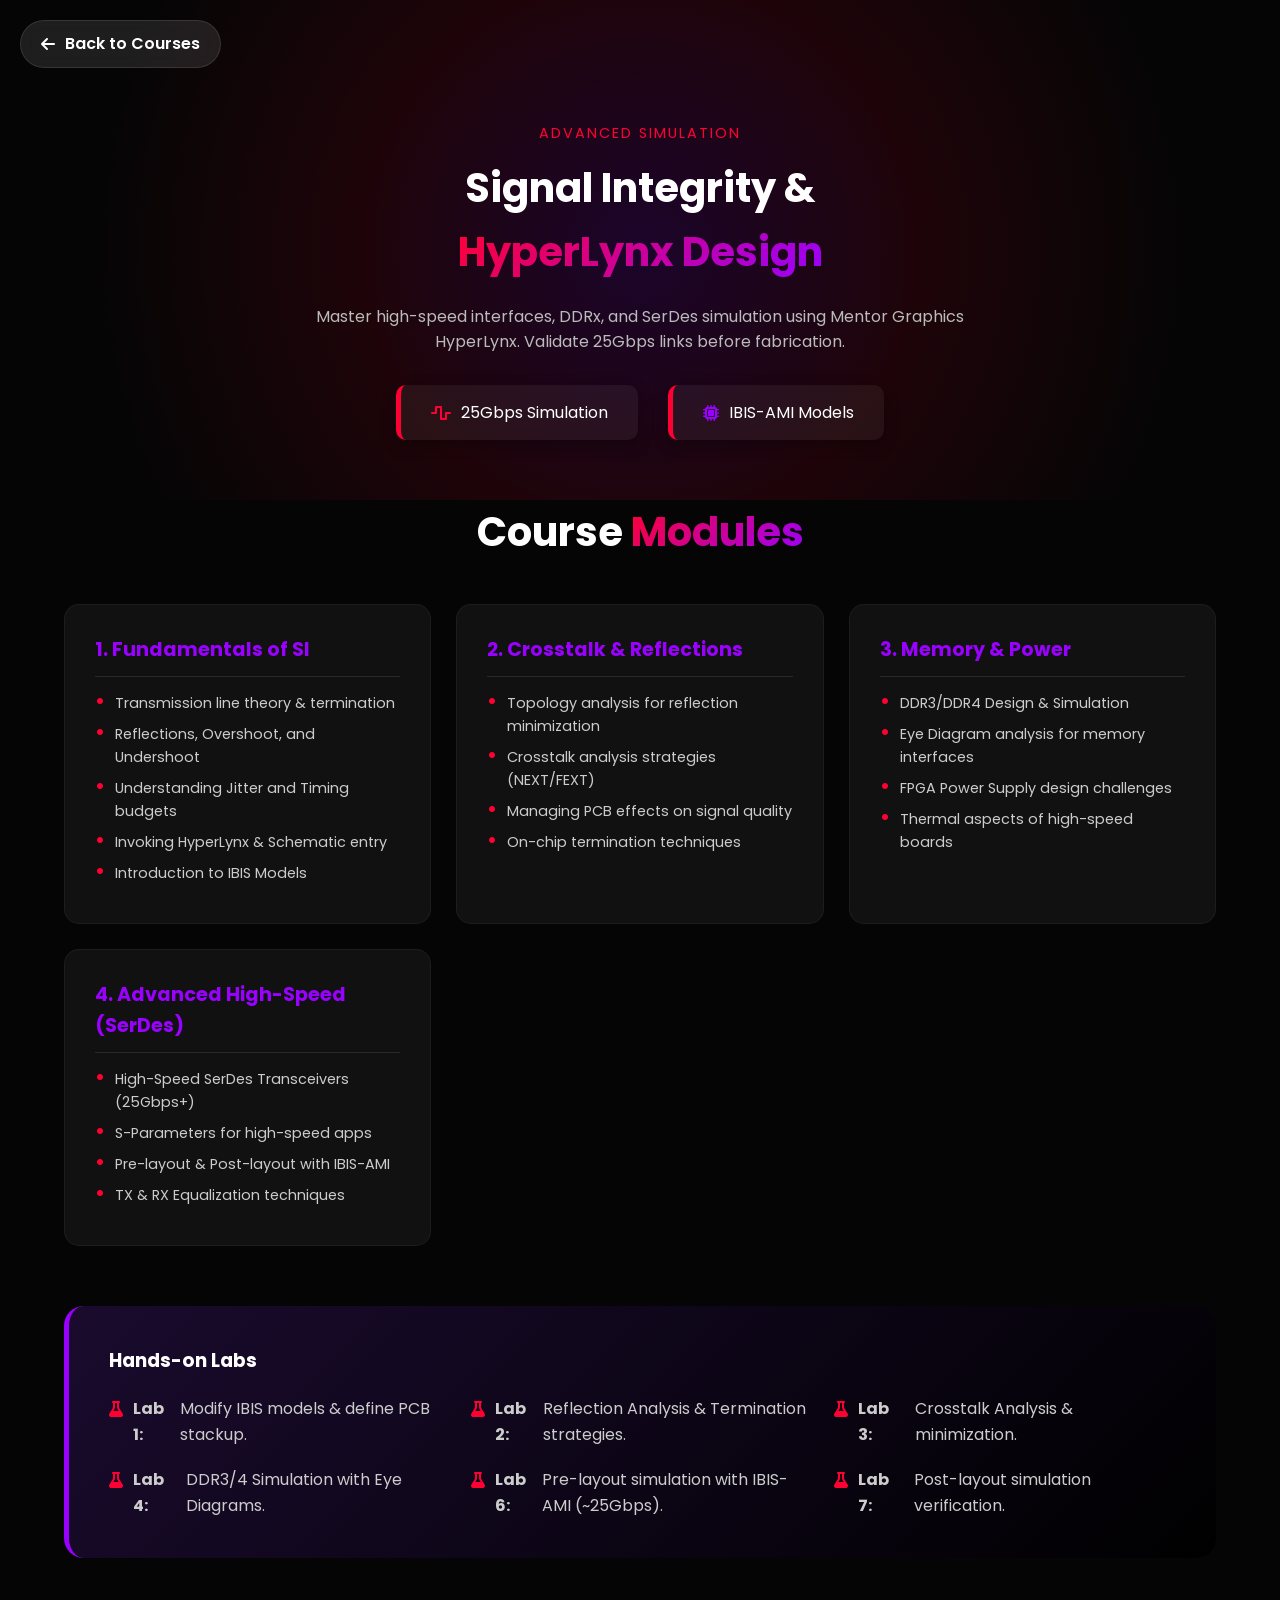
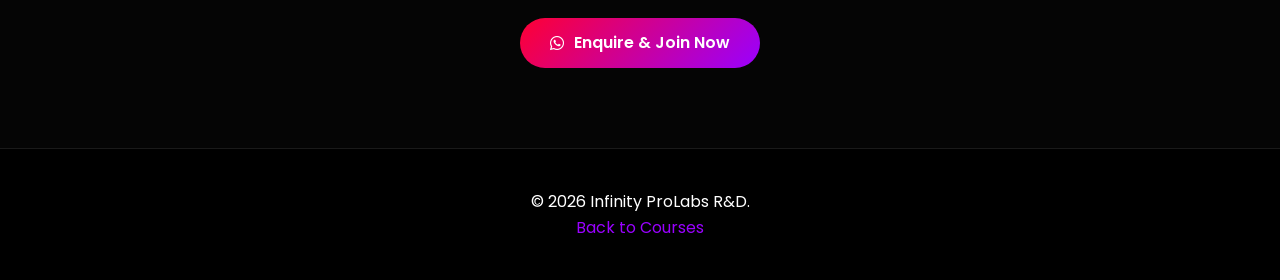
<file: infinity-prolabs-main/hyperlynx-course.html>
<!DOCTYPE html>
<html lang="en">
<head>
    <!-- Google tag (gtag.js) -->
<script async src="https://www.googletagmanager.com/gtag/js?id=G-7NQFGWQZ7T"></script>
<script>
  window.dataLayer = window.dataLayer || [];
  function gtag(){dataLayer.push(arguments);}
  gtag('js', new Date());

  gtag('config', 'G-7NQFGWQZ7T');
</script>
    <meta charset="UTF-8">
    <meta name="viewport" content="width=device-width, initial-scale=1.0">
    <title>Signal Integrity (HyperLynx) Course | Infinity ProLabs</title>
    
    <link rel="icon" href="logo.png" type="image/png">

    <link href="https://fonts.googleapis.com/css2?family=Poppins:wght@300;400;600;700&display=swap" rel="stylesheet">
    <link rel="stylesheet" href="https://cdnjs.cloudflare.com/ajax/libs/font-awesome/6.4.0/css/all.min.css">

    <link rel="stylesheet" href="style.css">
    
</head>
<body>

    <a href="index.html#courses" class="back-btn">
        <i class="fa-solid fa-arrow-left"></i> Back to Courses
    </a>

    <section class="course-header">
        <div class="container">
            <span class="highlight" style="font-size: 0.9rem; letter-spacing: 2px;">ADVANCED SIMULATION</span>
            <h1 style="font-size: 2.5rem; margin-top: 10px;">Signal Integrity & <br><span class="gradient-text">HyperLynx Design</span></h1>
            <p style="color: #bbb; max-width: 700px; margin: 20px auto;">
                Master high-speed interfaces, DDRx, and SerDes simulation using Mentor Graphics HyperLynx. Validate 25Gbps links before fabrication.
            </p>
            
            <div style="display: flex; justify-content: center; gap: 30px; margin-top: 30px; flex-wrap: wrap;">
                <div class="stat-box" style="padding: 15px 30px; background: rgba(255,255,255,0.05); border-radius: 10px; display: flex; align-items: center; gap: 10px;">
                    <i class="fa-solid fa-wave-square" style="color: var(--primary-red);"></i>
                    <span>25Gbps Simulation</span>
                </div>
                <div class="stat-box" style="padding: 15px 30px; background: rgba(255,255,255,0.05); border-radius: 10px; display: flex; align-items: center; gap: 10px;">
                    <i class="fa-solid fa-microchip" style="color: var(--primary-purple);"></i>
                    <span>IBIS-AMI Models</span>
                </div>
            </div>
        </div>
    </section>

    <section class="container" style="padding-bottom: 80px;">
        <h2 class="section-title">Course <span class="gradient-text">Modules</span></h2>
        
        <div class="module-grid">
            
            <div class="module-card">
                <div class="module-title">1. Fundamentals of SI</div>
                <ul class="module-list">
                    <li>Transmission line theory & termination</li>
                    <li>Reflections, Overshoot, and Undershoot</li>
                    <li>Understanding Jitter and Timing budgets</li>
                    <li>Invoking HyperLynx & Schematic entry</li>
                    <li>Introduction to IBIS Models</li>
                </ul>
            </div>

            <div class="module-card">
                <div class="module-title">2. Crosstalk & Reflections</div>
                <ul class="module-list">
                    <li>Topology analysis for reflection minimization</li>
                    <li>Crosstalk analysis strategies (NEXT/FEXT)</li>
                    <li>Managing PCB effects on signal quality</li>
                    <li>On-chip termination techniques</li>
                </ul>
            </div>

            <div class="module-card">
                <div class="module-title">3. Memory & Power</div>
                <ul class="module-list">
                    <li>DDR3/DDR4 Design & Simulation</li>
                    <li>Eye Diagram analysis for memory interfaces</li>
                    <li>FPGA Power Supply design challenges</li>
                    <li>Thermal aspects of high-speed boards</li>
                </ul>
            </div>

            <div class="module-card">
                <div class="module-title">4. Advanced High-Speed (SerDes)</div>
                <ul class="module-list">
                    <li>High-Speed SerDes Transceivers (25Gbps+)</li>
                    <li>S-Parameters for high-speed apps</li>
                    <li>Pre-layout & Post-layout with IBIS-AMI</li>
                    <li>TX & RX Equalization techniques</li>
                </ul>
            </div>

        </div>

        <div class="lab-box">
            <h3 style="color: white; margin-bottom: 20px;">Hands-on Labs</h3>
            <div style="display: grid; grid-template-columns: repeat(auto-fit, minmax(300px, 1fr)); gap: 20px;">
                <div style="display: flex; gap: 10px; color: #ccc;">
                    <i class="fa-solid fa-flask" style="color: var(--primary-red); margin-top:5px;"></i>
                    <strong>Lab 1:</strong> Modify IBIS models & define PCB stackup.
                </div>
                <div style="display: flex; gap: 10px; color: #ccc;">
                    <i class="fa-solid fa-flask" style="color: var(--primary-red); margin-top:5px;"></i>
                    <strong>Lab 2:</strong> Reflection Analysis & Termination strategies.
                </div>
                <div style="display: flex; gap: 10px; color: #ccc;">
                    <i class="fa-solid fa-flask" style="color: var(--primary-red); margin-top:5px;"></i>
                    <strong>Lab 3:</strong> Crosstalk Analysis & minimization.
                </div>
                <div style="display: flex; gap: 10px; color: #ccc;">
                    <i class="fa-solid fa-flask" style="color: var(--primary-red); margin-top:5px;"></i>
                    <strong>Lab 4:</strong> DDR3/4 Simulation with Eye Diagrams.
                </div>
                <div style="display: flex; gap: 10px; color: #ccc;">
                    <i class="fa-solid fa-flask" style="color: var(--primary-red); margin-top:5px;"></i>
                    <strong>Lab 6:</strong> Pre-layout simulation with IBIS-AMI (~25Gbps).
                </div>
                <div style="display: flex; gap: 10px; color: #ccc;">
                    <i class="fa-solid fa-flask" style="color: var(--primary-red); margin-top:5px;"></i>
                    <strong>Lab 7:</strong> Post-layout simulation verification.
                </div>
            </div>
        </div>

        <div style="text-align: center; margin-top: 60px;">
            <a href="https://wa.me/917019973316?text=Hi,%20I%20am%20interested%20in%20the%20HyperLynx%20Signal%20Integrity%20Course" class="btn btn-gradient" target="_blank">
                <i class="fa-brands fa-whatsapp"></i> Enquire & Join Now
            </a>
        </div>

    </section>

    <footer class="footer">
        <div class="container" style="text-align: center;">
            <p>© 2026 Infinity ProLabs R&D. <br> <a href="index.html#courses" style="color: var(--primary-purple);">Back to Courses</a></p>
        </div>
    </footer>

</body>

</html>
</file>
<file: infinity-prolabs-main/style.css>
/* =========================================
   1. VARIABLES & RESET
   ========================================= */
:root {
    --primary-red: #ff0033;
    --primary-purple: #9900ff;
    --dark-bg: #050505;
    --card-bg: #111111;
    --text-white: #ffffff;
    --text-gray: #b3b3b3;
    /* Unified Gradient for consistent look */
    --gradient-main: linear-gradient(135deg, var(--primary-red), var(--primary-purple));
    --gradient-dark: linear-gradient(135deg, #1a0b2e 0%, #000 100%); /* For boxes */
}

* {
    margin: 0;
    padding: 0;
    box-sizing: border-box;
    font-family: 'Poppins', sans-serif;
    scroll-behavior: smooth;
}

body {
    background-color: var(--dark-bg);
    color: var(--text-white);
    line-height: 1.6;
}

a { text-decoration: none; color: inherit; }
ul { list-style: none; }


/* =========================================
   2. GLOBAL NAVIGATION
   ========================================= */
.navbar {
    background: rgba(5, 5, 5, 0.95);
    backdrop-filter: blur(10px);
    height: 80px;
    display: flex;
    justify-content: center;
    align-items: center;
    position: fixed;
    width: 100%;
    top: 0;
    z-index: 1000;
    border-bottom: 1px solid rgba(255, 255, 255, 0.05);
}

.container { width: 90%; max-width: 1200px; margin: 0 auto; }
.nav-container { display: flex; justify-content: space-between; align-items: center; }

.logo { display: flex; align-items: center; gap: 10px; font-weight: 700; font-size: 1.2rem; }
.logo-img { height: 40px; }
.highlight { color: var(--primary-red); }

.nav-menu { display: flex; gap: 30px; }
.nav-link { color: var(--text-white); transition: 0.3s; font-weight: 500; }
.nav-link:hover { color: var(--primary-red); }
.nav-link.btn-primary {
    background: var(--gradient-main);
    padding: 8px 20px;
    border-radius: 50px;
    box-shadow: 0 0 15px rgba(255, 0, 51, 0.4);
}

.menu-toggle { display: none; cursor: pointer; }
.bar { display: block; width: 25px; height: 3px; background: white; margin: 5px auto; transition: 0.3s; }


/* =========================================
   3. HERO SECTION (HOME)
   ========================================= */
.hero {
    height: 100vh;
    display: flex;
    align-items: center;
    justify-content: center;
    text-align: center;
    position: relative;
    padding-top: 80px;
    overflow: hidden;
}

.hero-glow {
    position: absolute;
    top: 0; left: 0; width: 100%; height: 100%;
    /* Unified consistent glow */
    background: radial-gradient(circle at center, rgba(153, 0, 255, 0.15) 0%, rgba(255, 0, 51, 0.1) 40%, #050505 80%);
    z-index: -1;
}

.hero h1 { font-size: 3rem; font-weight: 700; margin-bottom: 20px; line-height: 1.2; }
.gradient-text {
    background: var(--gradient-main);
    -webkit-background-clip: text;
    -webkit-text-fill-color: transparent;
}
.hero p { color: var(--text-gray); max-width: 700px; margin: 0 auto 30px; }

.hero-buttons { display: flex; gap: 15px; justify-content: center; flex-wrap: wrap; }

/* Global Button Styles */
.btn { padding: 12px 30px; border-radius: 50px; font-weight: 600; transition: 0.3s; display: inline-flex; align-items: center; gap: 10px;}
.btn-gradient { background: var(--gradient-main); border: none; color: white; }
.btn-gradient:hover { transform: translateY(-3px); box-shadow: 0 10px 20px rgba(153, 0, 255, 0.3); }
.btn-outline { border: 2px solid rgba(255,255,255,0.2); background: transparent; }
.btn-outline:hover { border-color: var(--primary-red); color: var(--primary-red); }


/* =========================================
   4. HOME PAGE SECTIONS (About, Tools, Contact)
   ========================================= */
.about-section, .tools-section { padding: 80px 0; background: #080808; }
.about-grid { display: grid; grid-template-columns: 1.5fr 1fr; gap: 50px; align-items: start; }

.feature-list li { display: flex; gap: 20px; margin-bottom: 25px; align-items: flex-start; }
.feature-list i { font-size: 1.5rem; color: var(--primary-purple); margin-top: 5px; min-width: 30px; }
.feature-content strong { display: block; font-size: 1.1rem; color: var(--primary-red); margin-bottom: 5px; }
.feature-content p { color: var(--text-gray); margin: 0; }

.about-stats { display: flex; flex-direction: column; gap: 20px; }
.stat-box { 
    background: var(--card-bg); 
    padding: 25px; 
    border-radius: 10px; 
    border-left: 5px solid var(--primary-red);
    display: flex; align-items: center; gap: 20px; 
    box-shadow: 0 5px 15px rgba(0,0,0,0.3);
}
.stat-number { font-size: 2.5rem; font-weight: 700; color: white; }
.stat-label { color: var(--text-gray); }

/* Tools & Gallery */
.tools-grid { display: flex; justify-content: center; flex-wrap: wrap; gap: 30px; margin-bottom: 50px; }
.tool-item {
    width: 150px; height: 80px;
    background: rgba(255,255,255,0.05);
    display: flex; align-items: center; justify-content: center;
    border-radius: 10px;
    font-weight: 700; color: white;
    font-size: 1.2rem;
    border: 1px solid rgba(255,255,255,0.1);
    transition: 0.3s;
}
.tool-item:hover { background: white; color: black; box-shadow: 0 0 20px rgba(255,255,255,0.2); }

.work-showcase { margin-top: 50px; }
.gallery-placeholder {
    display: grid;
    grid-template-columns: repeat(auto-fit, minmax(250px, 1fr)); 
    gap: 20px;
    margin-top: 30px;
}
.gallery-img {
    width: 100%; height: 200px; object-fit: cover;
    border-radius: 10px;
    border: 1px solid rgba(255, 255, 255, 0.1);
    transition: 0.3s; cursor: pointer;
}
.gallery-img:hover {
    transform: scale(1.05);
    border-color: var(--primary-red);
    box-shadow: 0 5px 15px rgba(255, 0, 51, 0.3);
}


/* =========================================
   5. HOME PAGE COURSE CARDS (Preview)
   ========================================= */
.courses-section { padding: 80px 0; }
.section-title { font-size: 2.5rem; text-align: center; margin-bottom: 10px; }
.section-subtitle { text-align: center; color: var(--text-gray); margin-bottom: 50px; }
.courses-grid { display: grid; grid-template-columns: repeat(auto-fit, minmax(280px, 1fr)); gap: 30px; }

.course-card {
    background: var(--card-bg);
    padding: 30px; border-radius: 15px;
    border: 1px solid rgba(255,255,255,0.05);
    transition: 0.3s;
    display: flex; flex-direction: column;
}
/* Unified hover effect for preview cards: Purple glow */
.course-card:hover { transform: translateY(-5px); border-color: var(--primary-purple); box-shadow: 0 10px 30px rgba(0,0,0,0.5); }
.card-icon { font-size: 2rem; color: var(--primary-red); margin-bottom: 20px; }
.course-card p { flex-grow: 1; }
.tags { display: flex; flex-wrap: wrap; gap: 10px; margin: 20px 0; }
.tags li { background: rgba(255,255,255,0.05); padding: 5px 12px; border-radius: 20px; font-size: 0.8rem; }
.btn-text { color: var(--primary-red); font-weight: 600; display: inline-flex; align-items: center; gap: 5px; transition: 0.3s;}
.btn-text:hover { gap: 10px; }


/* =========================================
   6. COURSE DETAIL PAGES (Unified Styles)
   Applies to: Basic, Advanced, Protocols, Labs
   ========================================= */

/* Header - Consistent Red/Purple Glow */
.course-header {
    padding-top: 120px;
    padding-bottom: 60px;
    text-align: center;
    /* Standardized background for all course headers */
    background: radial-gradient(circle at center, rgba(153, 0, 255, 0.15) 0%, rgba(255, 0, 51, 0.1) 40%, #050505 80%);
}

/* Module Grid Layout */
.module-grid {
    display: grid;
    grid-template-columns: repeat(auto-fit, minmax(350px, 1fr));
    gap: 25px;
    margin-top: 40px;
}

/* Single Module Card */
.module-card {
    background: #111;
    padding: 30px;
    border-radius: 15px;
    border: 1px solid rgba(255,255,255,0.05);
    transition: 0.3s;
}

/* Hover: Standardized to Red Border + Lift */
.module-card:hover {
    border-color: var(--primary-red);
    transform: translateY(-5px);
    box-shadow: 0 10px 30px rgba(255, 0, 51, 0.2);
}

/* Module Title: Standardized to Purple */
.module-title {
    color: var(--primary-purple);
    font-size: 1.2rem;
    margin-bottom: 15px;
    font-weight: 700;
    border-bottom: 1px solid rgba(255,255,255,0.1);
    padding-bottom: 10px;
}

/* Module List Items */
.module-list { list-style: none; }

.module-list li {
    position: relative;
    padding-left: 20px;
    margin-bottom: 8px;
    color: #ccc;
    font-size: 0.9rem;
}

/* Bullets: Standardized to Red */
.module-list li::before {
    content: "•";
    color: var(--primary-red);
    position: absolute;
    left: 0;
    font-weight: bold;
    font-size: 1.2rem;
    line-height: 1;
}

/* Back Button - Fixed Position */
.back-btn {
    position: fixed;
    top: 20px; left: 20px;
    background: rgba(255, 255, 255, 0.1);
    backdrop-filter: blur(10px);
    padding: 10px 20px;
    border-radius: 30px;
    color: white;
    font-weight: 600;
    z-index: 2000;
    border: 1px solid rgba(255,255,255,0.1);
    transition: 0.3s;
    display: flex; align-items: center; gap: 10px;
}
.back-btn:hover {
    background: var(--primary-red);
    border-color: var(--primary-red);
}

/* Outcome / Info Boxes (Used in Bottom of courses) */
.outcome-box, .lab-box {
    background: var(--gradient-dark);
    padding: 40px;
    border-radius: 20px;
    margin-top: 60px;
    /* Standardized Left Border to Purple */
    border-left: 5px solid var(--primary-purple);
}

/* Protocol Tag Cloud (Specific Element) */
.protocol-cloud {
    display: flex; flex-wrap: wrap; justify-content: center;
    gap: 10px; margin: 30px auto; max-width: 800px;
}
.protocol-tag {
    background: rgba(255, 255, 255, 0.05);
    border: 1px solid var(--primary-red); /* Matches theme */
    color: #fff;
    padding: 5px 15px;
    border-radius: 20px;
    font-size: 0.85rem;
    font-family: monospace;
}


/* =========================================
   7. FOOTER & CONTACT
   ========================================= */
.contact-section { padding: 80px 0; }
.contact-wrapper { display: grid; grid-template-columns: 1fr 1fr; gap: 40px; margin-top: 40px; align-items: center;}
.info-item { display: flex; gap: 20px; margin-bottom: 30px; }
.info-item i { 
    font-size: 1.5rem; color: var(--primary-red); 
    background: rgba(255, 0, 51, 0.1); 
    width: 50px; height: 50px; 
    display: flex; align-items: center; justify-content: center; 
    border-radius: 50%; 
}
.info-item h4 { font-size: 1.1rem; margin-bottom: 5px; }
.info-item p { color: var(--text-gray); font-size: 0.9rem; }
.map-container { border-radius: 15px; overflow: hidden; border: 1px solid rgba(255,255,255,0.1); height: 400px; }
.map-container iframe { height: 100%; width: 100%; border: none; }

.footer { background: black; padding: 40px 0; border-top: 1px solid rgba(255,255,255,0.1); text-align: center; }
.footer-brand h3 { margin-bottom: 10px; }
.social-links { display: flex; justify-content: center; gap: 15px; margin-top: 20px; }
.social-links a { 
    width: 40px; height: 40px; 
    background: rgba(255,255,255,0.1); border-radius: 50%; 
    display: flex; align-items: center; justify-content: center; 
    transition: 0.3s; 
}
.social-links a:hover { background: var(--primary-red); transform: translateY(-3px); }
.footer-bottom { margin-top: 30px; font-size: 0.8rem; color: #666; }
.coreforge-link {
    background: linear-gradient(90deg, #ff007f, #b000ff);
    -webkit-background-clip: text;
    -webkit-text-fill-color: transparent;
    background-clip: text;
    text-decoration: none;
    font-weight: 600;
}

.coreforge-link:hover {
    opacity: 0.8;
}

/* =========================================
   8. RESPONSIVE MEDIA QUERIES
   ========================================= */
@media (max-width: 768px) {
    .menu-toggle { display: block; z-index: 1001; }
    .nav-menu { 
        position: fixed; left: -100%; top: 0; 
        flex-direction: column; background: var(--dark-bg); 
        width: 100%; height: 100vh; 
        justify-content: center; transition: 0.3s; text-align: center; 
    }
    .nav-menu.active { left: 0; }
    
    .about-grid, .contact-wrapper { grid-template-columns: 1fr; }
    .hero h1 { font-size: 2.5rem; }
    .courses-grid, .module-grid { grid-template-columns: 1fr; }
}
</file>
